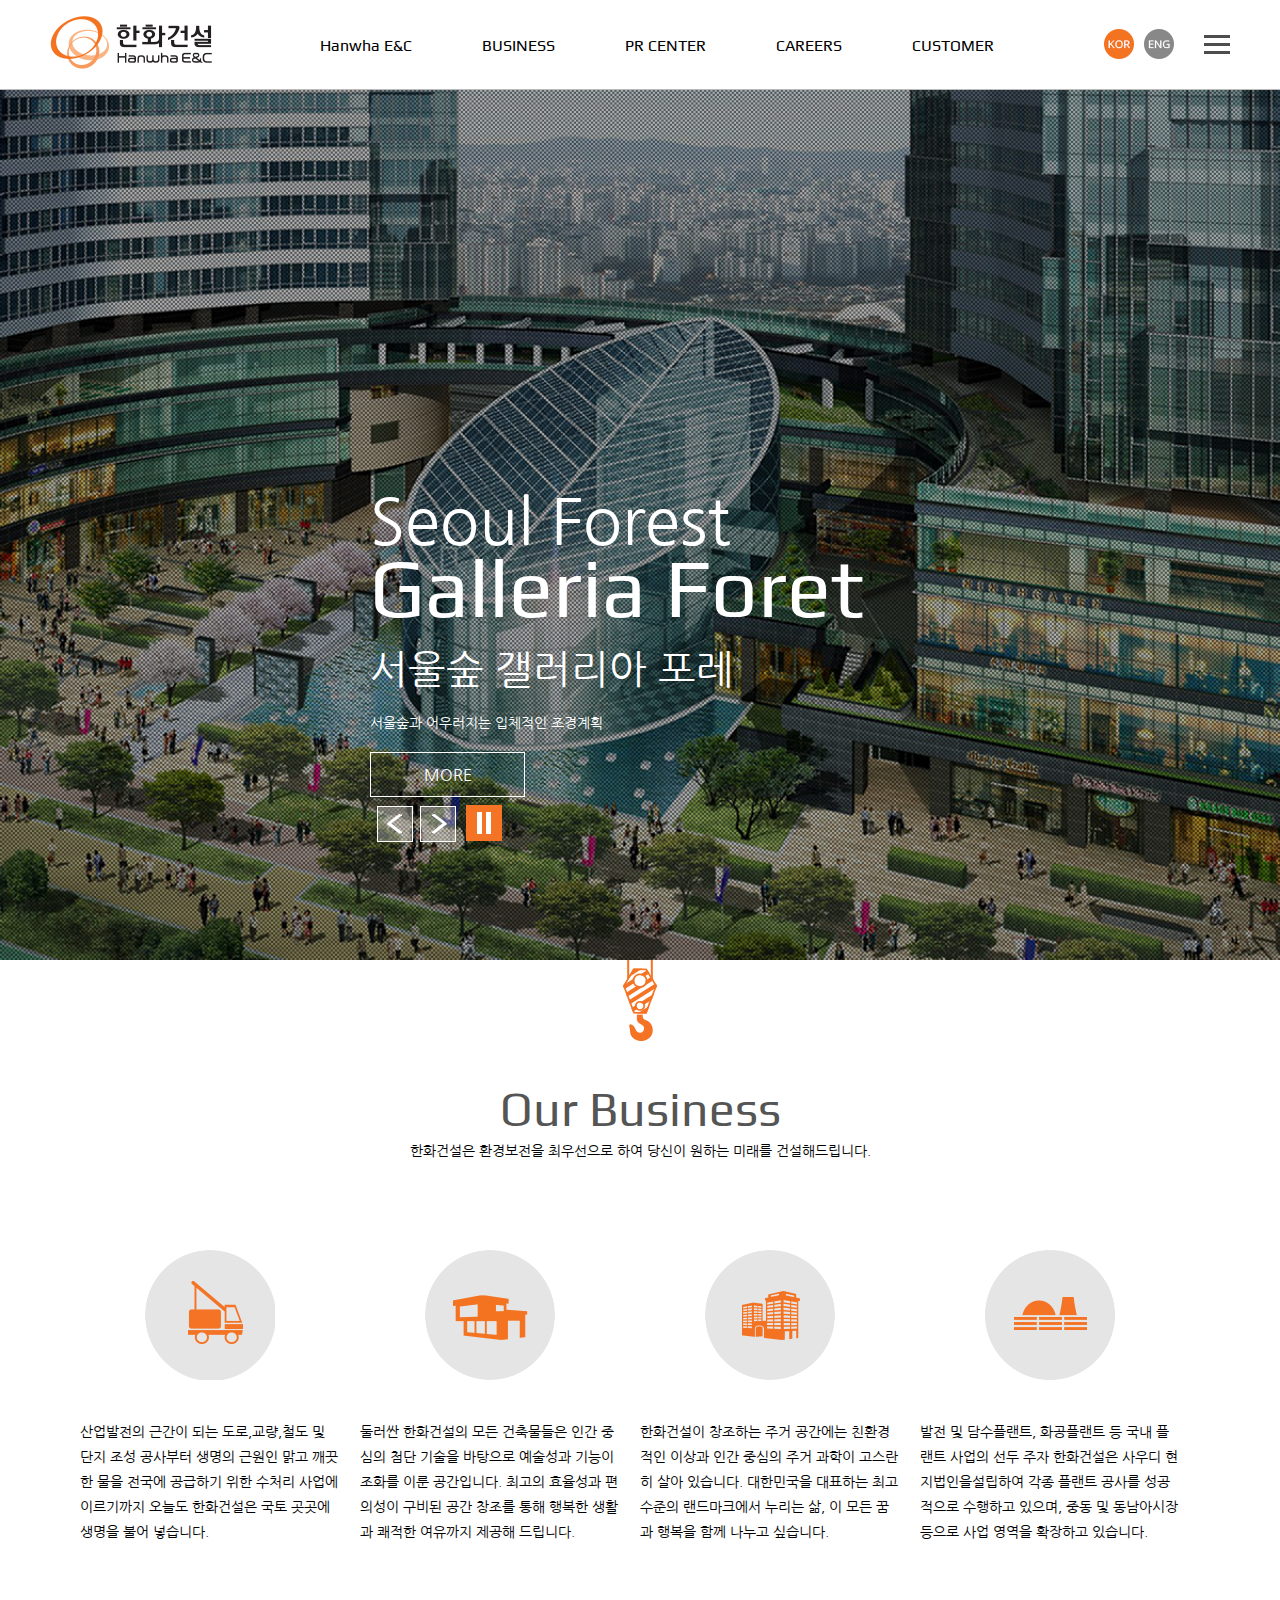
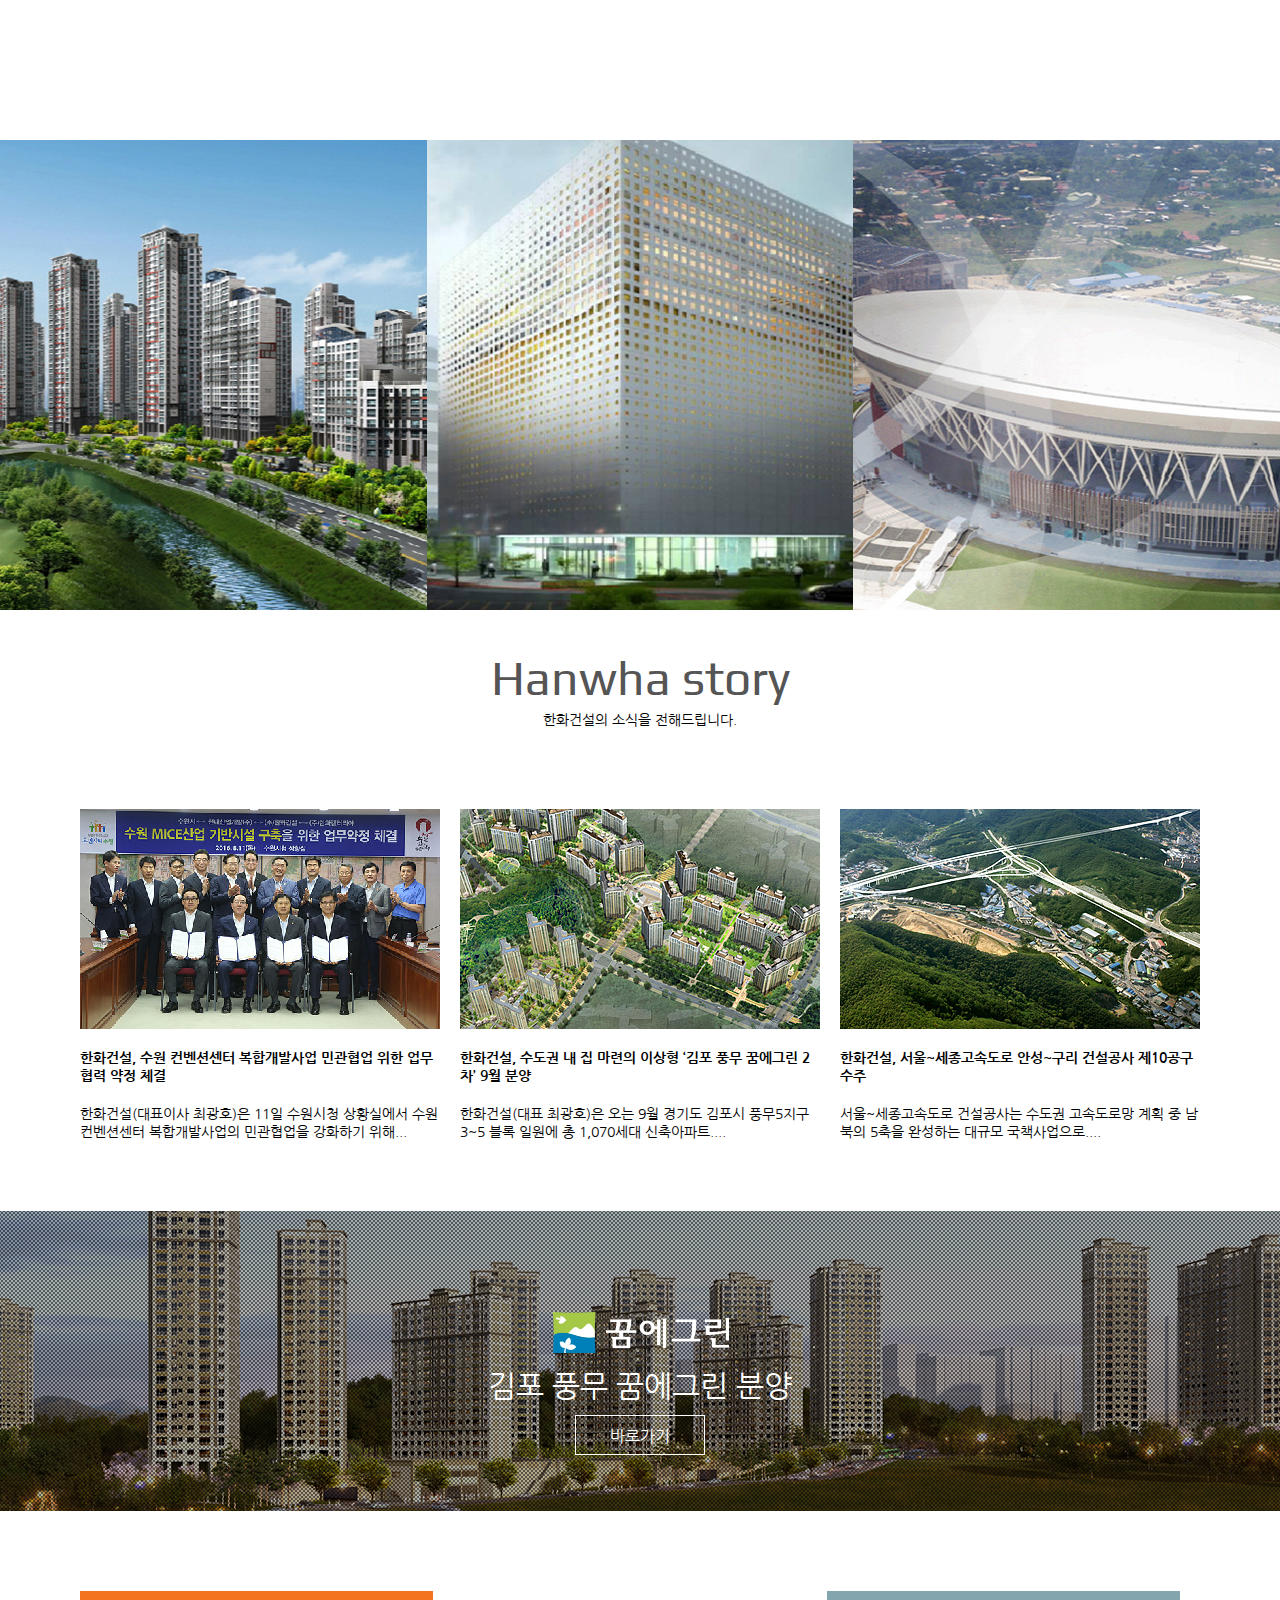
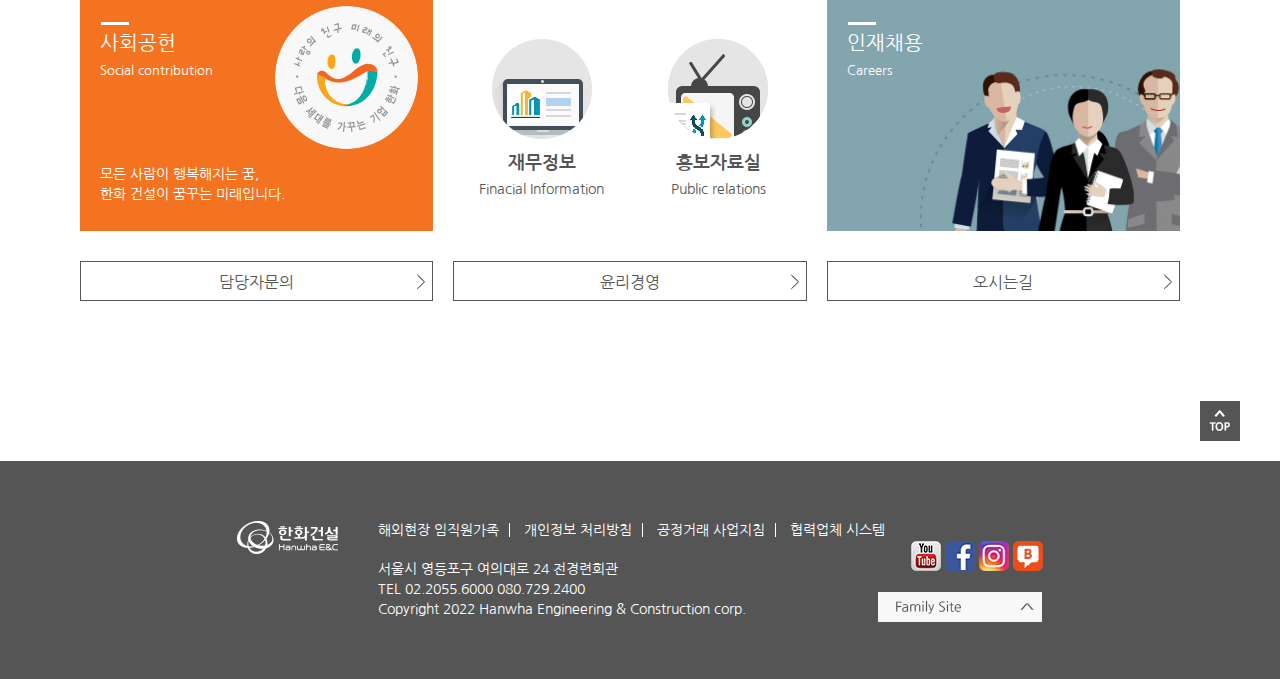
<file: index.html>
<!DOCTYPE html>
<html lang="en">
<head>
    <meta charset="UTF-8">
    <meta http-equiv="X-UA-Compatible" content="IE=edge">
    <meta name="viewport" content="width=device-width, initial-scale=1.0">
    <title>한화건설</title>
    <link rel="icon" href="./img/favicon.png" />
    <script src="https://cdnjs.cloudflare.com/ajax/libs/jquery/3.6.0/jquery.min.js" integrity="sha512-894YE6QWD5I59HgZOGReFYm4dnWc1Qt5NtvYSaNcOP+u1T9qYdvdihz0PPSiiqn/+/3e7Jo4EaG7TubfWGUrMQ==" crossorigin="anonymous" referrerpolicy="no-referrer"></script>
    <link rel="stylesheet" href="https://unpkg.com/swiper/swiper-bundle.min.css"/>
    <link rel="stylesheet" href="./css/common.css">
    <link rel="stylesheet" href="./css/index.css">
</head>
<body>
    <div id="header">

    </div>

    <main class="clearfix">

        <section class="visual_slide">
            <div class="visual_container">
                <div class="swiper-wrapper">
                    <div class="swiper-slide one">
                        <div class="slide_inner">
                            <h3>Seoul Forest</h3>
                            <h1>Galleria Foret</h1>
                            <h4>서울숲  갤러리아 포레</h4>
                            <p>서울숲과 어우러지는 입체적인 조경계획</p>
                            <div class="slide_btn">
                                <a href="./index.html">MORE</a>
                            </div>
                        </div>
                    </div>
                    <div class="swiper-slide two">
                        <div class="slide_inner">
                            <h1>Ulsan Bridge</h1>
                            <h4>울산대교</h4>
                            <p>대한민국을 더욱 풍요롭게 만드는 국토 창조의 힘</p>
                            <div class="slide_btn">
                                <a href="./index.html">MORE</a>
                            </div>
                        </div>
                    </div>
                    <div class="swiper-slide three">
                        <div class="slide_inner">
                            <h1>Eco Metro</h1>
                            <h4>인천 에코메트로</h4>
                            <p>살기 좋은 아파트의 대표 브랜드 <꿈에그린></p>
                            <div class="slide_btn">
                                <a href="./index.html">MORE</a>
                            </div>
                        </div>
                    </div>
                    <div class="swiper-slide four">
                        <div class="slide_inner">
                            <h1>Aqua planet</h1>
                            <h4>일산 아쿠아 플라넷</h4>
                            <p>한화건설의 모든 건축물들은 인간 중심은<br>첨단 기술을 바탕으로 예술성과 기능이 조화를 이룬 공간입니다.</p>
                            <div class="slide_btn">
                                <a href="./index.html">MORE</a>
                            </div>
                        </div>
                    </div>
                </div>
                <div class="slide_paginations">
                    <a href="" class="previous"></a>
                    <a href="" class="next"></a>
                </div>
                <div class="slide_play">
                    <button class="btn_box">
                        <img class="pause" src="./img/btn_stop.png" alt="stop">
                        <!-- <img class="play" src="./img/btn_play.png" alt="start"> -->
                    </button>
                </div>
            </div>
        </section>

        <section class="business">
            <div class="hook">
                <img src="./img/slide_bottom_icon.png" alt="">
            </div>
            <div class="title">
                <h1>Our Business</h1>
                <p>한화건설은 환경보전을 최우선으로 하여 당신이 원하는 미래를 건설해드립니다.</p>
            </div>
            <div class="business_icon">
                <div class="icon_box">
                    <a href="./index.html" class="bicon1"></a>
                    <p>산업발전의 근간이 되는 도로,교량,철도 및 단지 조성 공사부터 생명의 근원인 맑고 깨끗한 물을 전국에 공급하기 위한 수처리 사업에 이르기까지 오늘도 한화건설은 국토 곳곳에 생명을 불어 넣습니다.</p>
                </div>
                <div class="icon_box">
                    <a href="./index.html" class="bicon2"></a>
                    <p>둘러싼 한화건설의 모든 건축물들은 인간 중심의 첨단 기술을 바탕으로 예술성과 기능이 조화를 이룬 공간입니다. 최고의 효율성과 편의성이 구비된 공간 창조를 통해 행복한 생활과 쾌적한 여유까지 제공해 드립니다.</p>
                </div>
                <div class="icon_box">
                    <a href="./index.html" class="bicon3"></a>
                    <p>한화건설이 창조하는 주거 공간에는 친환경적인 이상과 인간 중심의 주거 과학이 고스란히 살아 있습니다. 대한민국을 대표하는 최고 수준의 랜드마크에서 누리는 삶, 이 모든 꿈과 행복을 함께 나누고 싶습니다.</p>
                </div>
                <div class="icon_box">
                    <a href="./index.html" class="bicon4"></a>
                    <p>발전 및 담수플랜트, 화공플랜트 등 국내 플랜트 사업의 선두 주자 한화건설은 사우디 현지법인을설립하여 각종 플랜트 공사를 성공적으로 수행하고 있으며, 중동 및 동남아시장 등으로 사업 영역을 확장하고 있습니다.</p>
                </div>
            </div>
        </section>

        <section class="image">
            <div class="picture pic1">
                <div class="overlay">
                    <img src="./img/business_over_btn.png" alt="">
                    <h3>more</h3>
                </div>
            </div>
            <div class="picture pic2">
                <div class="overlay">
                    <img src="./img/business_over_btn.png" alt="">
                    <h3>more</h3>
                </div>
            </div>
            <div class="picture pic3">
                <div class="overlay">
                    <img src="./img/business_over_btn.png" alt="">
                    <h3>more</h3>
                </div>
            </div>
        </section>

        <section class="story">
            <div class="title">
                <h1>Hanwha story</h1>
                <p>한화건설의 소식을 전해드립니다.</p>
            </div>
            <div class="story_wrap">
                <div class="story_box">
                    <a href="./index.html" class="spic1"></a>
                    <p><strong>한화건설, 수원 컨벤션센터 복합개발사업 민관협업 위한 업무협력 약정 체결</strong></p>
                    <p class="story_sub">한화건설(대표이사 최광호)은 11일 수원시청 상황실에서 수원 컨벤션센터 복합개발사업의 민관협업을 강화하기 위해...</p>
                </div>
                <div class="story_box">
                    <a href="./index.html" class="spic2"></a>
                    <p><strong>한화건설, 수도권 내 집 마련의 이상형 ‘김포 풍무 꿈에그린 2차’ 9월 분양</strong></p>
                    <p class="story_sub">한화건설(대표 최광호)은 오는 9월 경기도 김포시 풍무5지구 3~5 블록 일원에 총 1,070세대 신축아파트....</p>
                </div>
                <div class="story_box">
                    <a href="./index.html" class="spic3"></a>
                    <p><strong>한화건설, 서울~세종고속도로 안성~구리 건설공사 제10공구 수주</strong></p>
                    <p class="story_sub">서울~세종고속도로 건설공사는 수도권 고속도로망 계획 중 남북의 5축을 완성하는 대규모 국책사업으로....</p>
                </div>
            </div>
        </section>

        <section class="banner">
            <div class="banner_cont">
                <img src="./img/banner_logo.png" class="b_logo" alt="">
                <h1>김포 풍무 꿈에그린 분양</h1>
                <div class="banner_btn">
                    <a href="./index.html">바로가기</a>
                </div>
            </div>
        </section>

        <section class="card">
            <div class="card_wrap">
                <div class="card_box card_color_box">
                    <img src="./img/contribution_logo.png" alt="">
                    <h1>사회공헌<br>
                    <span>Social contribution</span></h1>
                    <p>모든 사람이 행복해지는 꿈,<br>
                    한화 건설이 꿈꾸는 미래입니다.</p>
                </div>
                <div class="card_box card_icon_box">
                    <div class="card_icon">
                        <div class="finacial"><img src="./img/icon_1.png" alt=""></div>
                    <h1>재무정보</h1>
                    <span>Finacial Information</span>
                    </div>
                    <div class="card_icon">
                        <div class="public"><img src="./img/icon_2.png" alt=""></div>
                    <h1>홍보자료실</h1>
                    <span>Public relations</span>
                    </div>
                </div>
                <div class="card_box card_color_box">
                    <a href="./index.html" class="spic3"></a>
                    <h1>인재채용<br>
                    <span>Careers</span></h1>
                </div>
            </div>  
            <div class="card_btn_box">
                <div class="card_btn">
                    <a>담당자문의</a>
                </div>
                <div class="card_btn">
                    <a>윤리경영</a>
                </div>
                <div class="card_btn">
                    <a>오시는길</a>
                </div>
            </div>
        </section>

        <div class="scroll_top">
            <a href="#" id="top_btn"></a>
        </div>

        <div id="footer"></div>

    </main>    



    <script src="./js/common.js"></script>
    <script src="https://unpkg.com/swiper/swiper-bundle.min.js"></script>
    <script src="./js/index.js"></script>
</body>
</html>
</file>
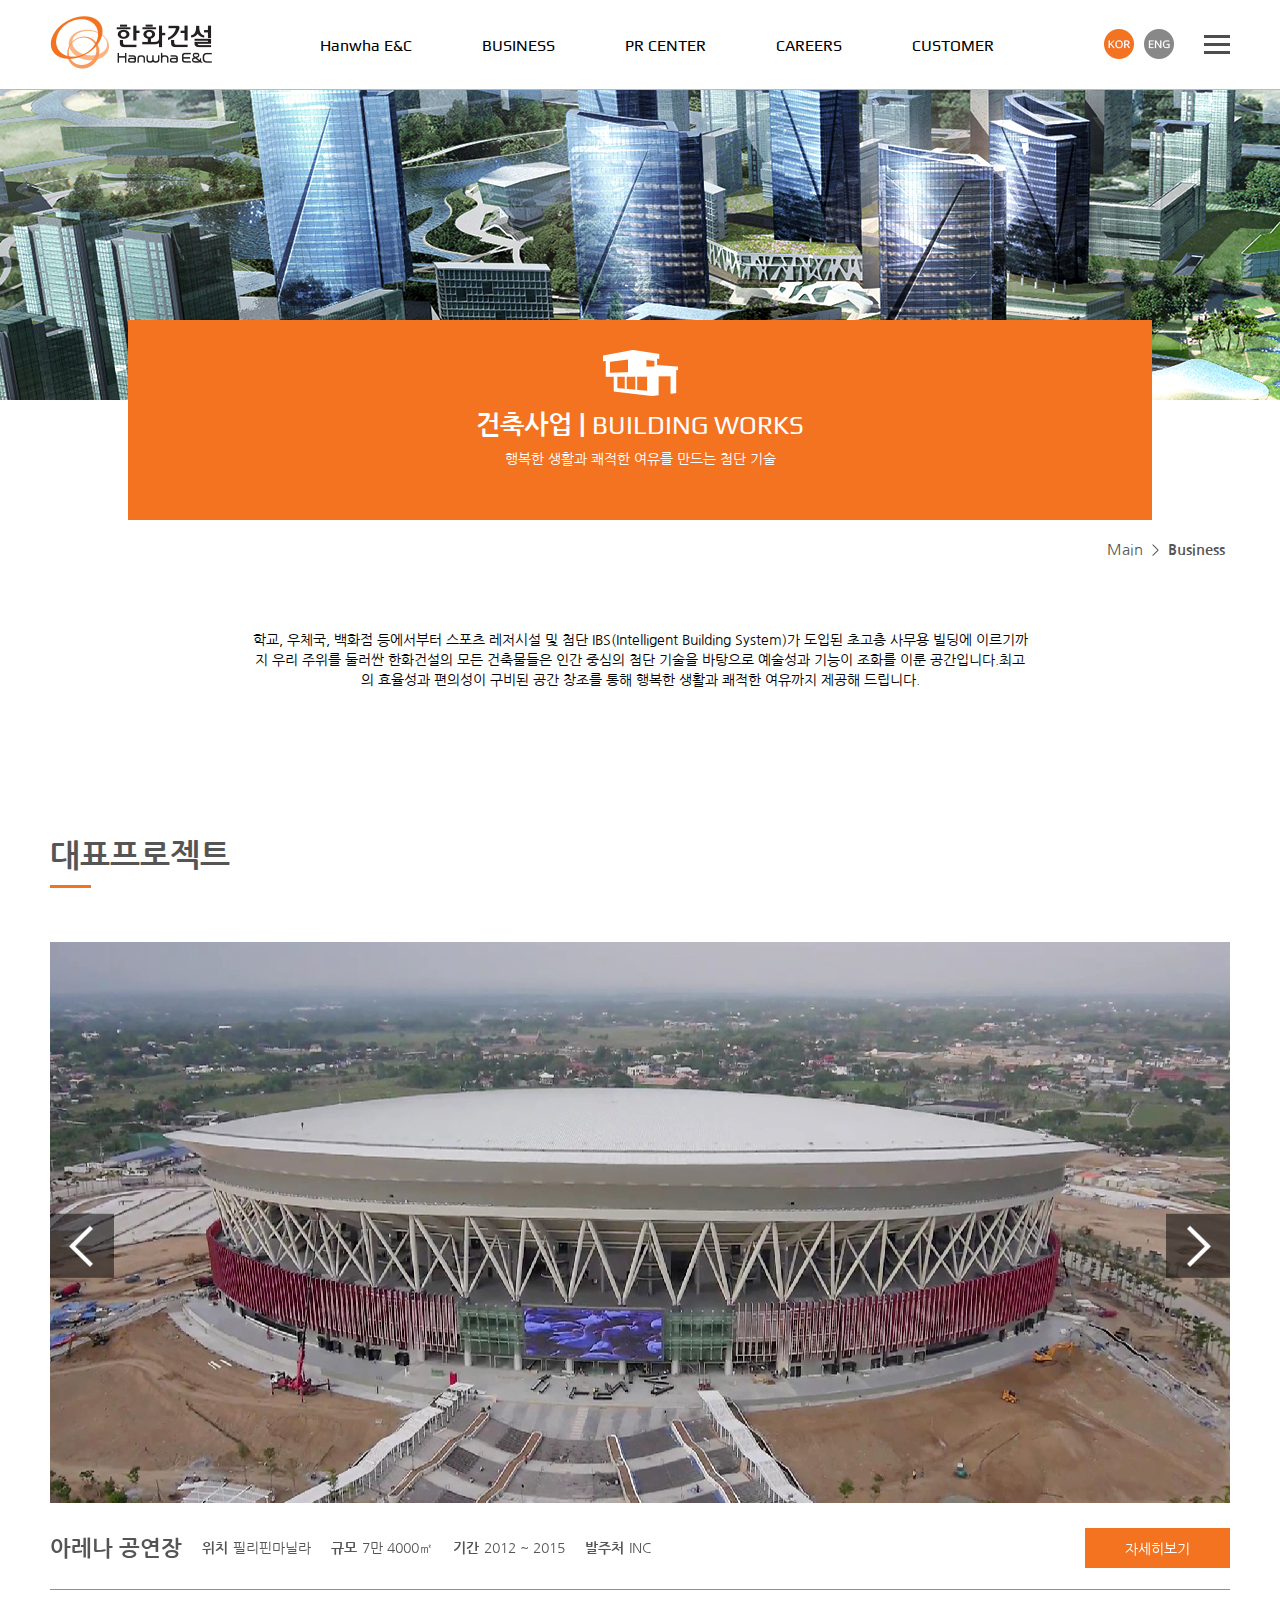
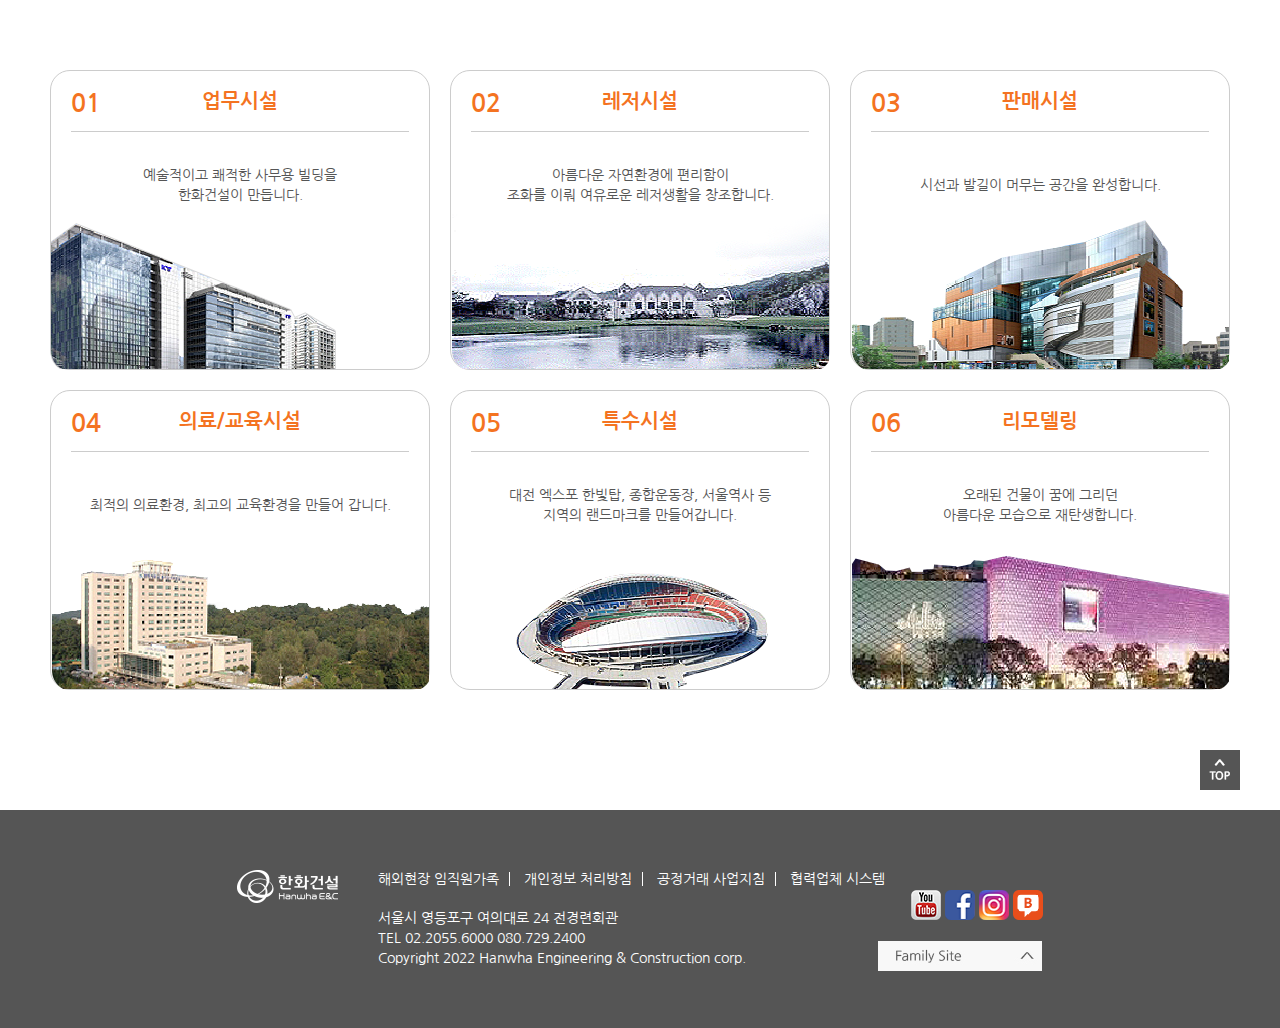
<file: sub2.html>
<!DOCTYPE html>
<html lang="en">
<head>
    <meta charset="UTF-8">
    <meta http-equiv="X-UA-Compatible" content="IE=edge">
    <meta name="viewport" content="width=device-width, initial-scale=1.0">
    <title>한화건설 | 비즈니스</title>
    <link rel="icon" href="./img/favicon.png" />
    <link rel="stylesheet" href="https://unpkg.com/swiper/swiper-bundle.min.css"/>
    <link rel="stylesheet" href="./css/common.css">
    <link rel="stylesheet" href="./css/sub2.css">
</head>
<body>
    <div id="header"></div>

    <main class="clearfix">

        <div class="banner">
            <div class="banner_box">
                <div class="banner_txt">
                    <img src="./img/business/title_icon.png" alt="">
                    <h1>건축사업 | <span>BUILDING WORKS</span></h1>
                    <p>행복한 생활과 쾌적한 여유를 만드는 첨단 기술</p>
                </div>
            </div>
        </div>

        <section class="title">
            <div class="category">
                <ul>
                    <li><a href="./index.html">Main</a></li>
                    <li></li>
                    <li><a href="./sub2.html"><strong>Business</strong></a></li>
                </ul>
            </div>
            <p class="paragraph">
                학교, 우체국, 백화점 등에서부터 스포츠 레저시설 및 첨단 IBS(Intelligent Building System)가 도입된 초고층 사무용 빌딩에 이르기까지 우리 주위를 둘러싼 한화건설의 모든 건축물들은 인간 중심의 첨단 기술을 바탕으로 예술성과 기능이 조화를 이룬 공간입니다.최고의 효율성과 편의성이 구비된 공간 창조를 통해 행복한 생활과 쾌적한 여유까지 제공해 드립니다.
            </p>
        </section>

        <section class="project">
            <div class="project_title">
                <h1>대표프로젝트</h1>
                <img src="./img/info/border_orange.png" alt="">
            </div>
            <div class="visual_container">
                <div class="swiper-wrapper">
                    <div class="swiper-slide one">
                        <img src="./img/business/slide02.jpg" alt="">
                        <div class="slide_bottom clearfix">
                            <ul class="slide_txt">
                                <li><h1>아레나 공연장</h1></li>
                                <li><span><strong>위치</strong></span>필리핀마닐라</li>
                                <li><span><strong>규모</strong></span>7만 4000㎡</li>
                                <li><span><strong>기간</strong></span>2012 ~ 2015</li>
                                <li><span><strong>발주처</strong></span>INC</li>
                            </ul>
                            <div class="slide_btn">
                                <a href="./index.html" >자세히보기</a>
                            </div>
                        </div>
                    </div>
                    <div class="swiper-slide two">
                        <img src="./img/business/slide01.jpg" alt="">
                        <div class="slide_bottom clearfix">
                            <ul class="slide_txt">
                                <li><h1>비스미야 신도시</h1></li>
                                <li><span><strong>위치</strong></span>바그다드 동남부 비스마야</li>
                                <li><span><strong>규모</strong></span>1,830ha</li>
                                <li><span><strong>기간</strong></span>2012 ~ 2019</li>
                            </ul>
                            <div class="slide_btn">
                                <a href="./index.html" >자세히보기</a>
                            </div>
                        </div>
                    </div>
                </div>
                <div class="pagination_btn">
                    <div class="button-next"></div>
                    <div class="button-prev"></div>
                </div>
            </div>
        </section>

        <section class="grid">
            <div class="box">
                <div class="box_number">
                    <h2><span>01</span>업무시설</h2>
                </div>    
                <div class="box_img box1">
                    <p>
                        예술적이고 쾌적한 사무용 빌딩을<br>
                        한화건설이 만듭니다.
                    </p>
                </div>
            </div>
            <div class="box">
                <div class="box_number">
                    <h2><span>02</span>레저시설</h2>
                </div>    
                <div class="box_img box2">
                    <p>
                        아름다운 자연환경에 편리함이<br>
                        조화를 이뤄 여유로운 레저생활을 창조합니다.
                    </p>
                </div>
            </div>
            <div class="box">
                <div class="box_number">
                    <h2><span>03</span>판매시설</h2>
                </div>    
                <div class="box_img box3">
                    <p>
                        시선과 발길이 머무는 공간을 완성합니다.
                    </p>
                </div>
            </div>
            <div class="box">
                <div class="box_number">
                    <h2><span>04</span>의료/교육시설</h2>
                </div>    
                <div class="box_img box4">
                    <p>
                        최적의 의료환경, 최고의 교육환경을
                        만들어 갑니다.
                    </p>
                </div>
            </div>
            <div class="box">
                <div class="box_number">
                    <h2><span>05</span>특수시설</h2>
                </div>    
                <div class="box_img box5">
                    <p>
                        대전 엑스포 한빛탑, 종합운동장, 서울역사 등<br>
                        지역의 랜드마크를 만들어갑니다.
                    </p>
                </div>
            </div>
            <div class="box">
                <div class="box_number">
                    <h2><span>06</span>리모델링</h2>
                </div>    
                <div class="box_img box6">
                    <p>
                        오래된 건물이 꿈에 그리던<br>
                        아름다운 모습으로 재탄생합니다.
                    </p>
                </div>
            </div>            
        </section>

        <div class="scroll_top">
            <a href="#" id="top_btn"></a>
        </div>

        <div id="footer"></div>

    </main>    

    
    <script src="./js/common.js"></script>
    <script src="https://unpkg.com/swiper/swiper-bundle.min.js"></script>
    <script src="./js/sub2.js"></script>
</body>
</html>
</file>
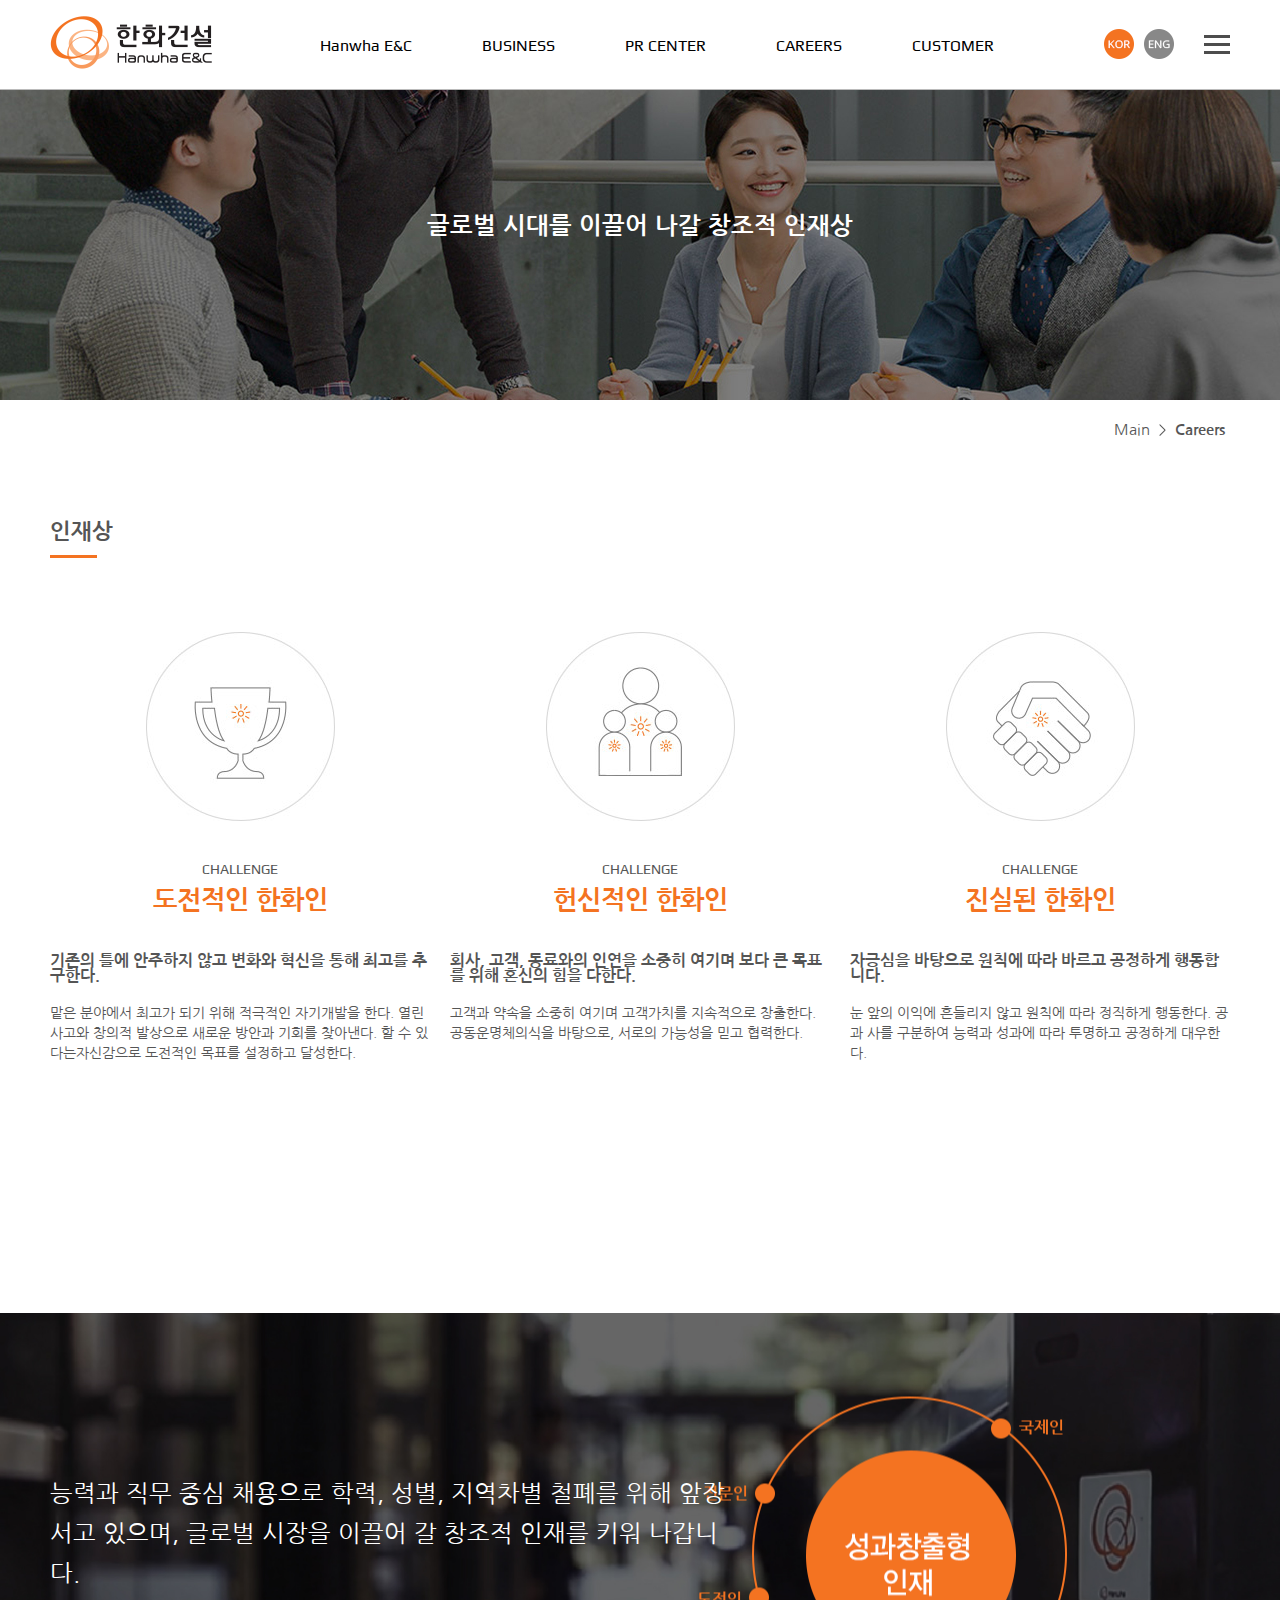
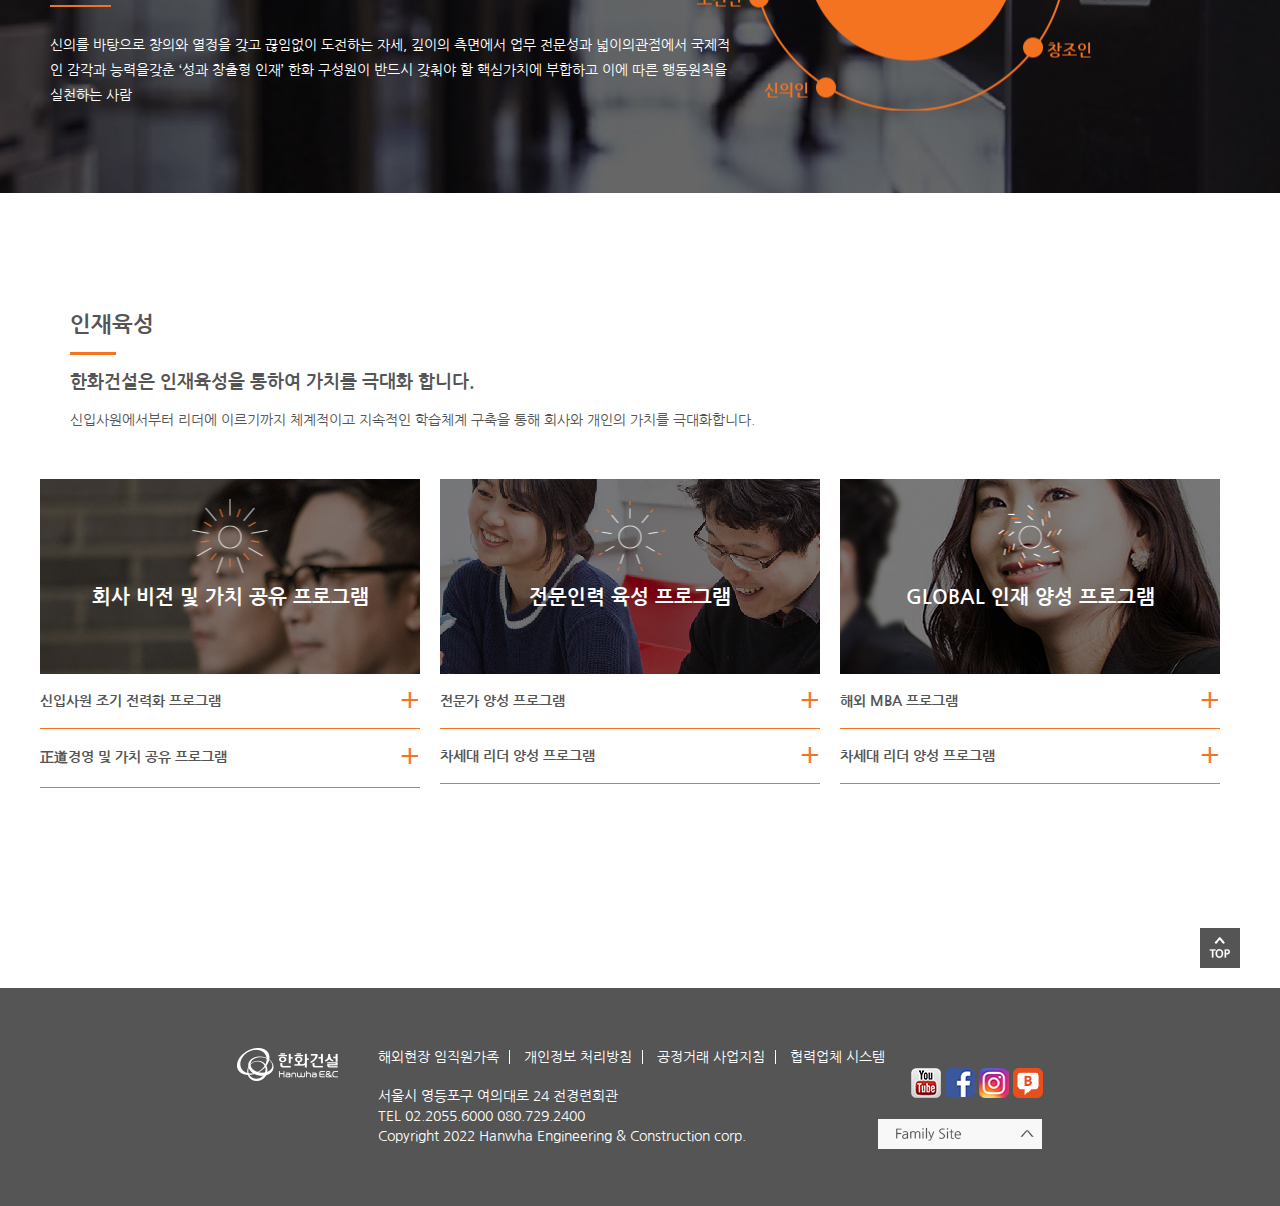
<file: sub4.html>
<!DOCTYPE html>
<html lang="en">
<head>
    <meta charset="UTF-8">
    <meta http-equiv="X-UA-Compatible" content="IE=edge">
    <meta name="viewport" content="width=device-width, initial-scale=1.0">
    <title>한화건설 | 인재개발</title>
    <link rel="icon" href="./img/favicon.png" />
    <link rel="stylesheet" href="./css/common.css">
    <link rel="stylesheet" href="./css/sub4.css">
</head>
<body>
    <div id="header"></div>

    <main class="clearfix">

        <div class="banner">
            <div class="banner_txt">
                <h1>글로벌 시대를 이끌어 나갈 창조적 인재상</h1>
            </div>
        </div>

        <section class="top">
            <div class="category">
                <ul>
                    <li><a href="./index.html">Main</a></li>
                    <li></li>
                    <li><a href="./sub4.html"><strong>Careers</strong></a></li>
                </ul>
            </div>
            <div class="top_container">
                <div class="top_title">
                    <h1>인재상</h1>
                </div>
                <div class="top_box">
                    <div class="top_cont">
                        <div class="top_img top_one"></div>
                        <div class="top_txt">
                            <h2>CHALLENGE</h2>
                            <h1>도전적인 한화인</h1>
                            <h4>기존의 틀에 안주하지 않고 변화와 혁신을 통해 최고를 추구한다.
                            </h4>    
                            <p>    
                            맡은 분야에서 최고가 되기 위해 적극적인 자기개발을 한다. 열린 사고와 창의적 발상으로 새로운 방안과 기회를 찾아낸다. 할 수 있다는자신감으로 도전적인 목표를 설정하고 달성한다.
                            </p>
                        </div>
                    </div>
                    <div class="top_cont">
                        <div class="top_img top_two"></div>
                        <div class="top_txt">
                            <h2>CHALLENGE</h2>
                            <h1>헌신적인 한화인</h1>
                            <h4>회사, 고객, 동료와의 인연을 소중히 여기며 보다 큰 목표를 위해 혼신의 힘을 다한다.
                            </h4>    
                            <p>    
                            고객과 약속을 소중히 여기며 고객가치를 지속적으로 창출한다. 공동운명체의식을 바탕으로, 서로의 가능성을 믿고 협력한다.
                            </p>
                        </div>
                    </div>
                    <div class="top_cont">
                        <div class="top_img top_three"></div>
                        <div class="top_txt">
                            <h2>CHALLENGE</h2>
                            <h1>진실된 한화인</h1>
                            <h4>자긍심을 바탕으로 원칙에 따라 바르고 공정하게 행동합니다.
                            </h4>    
                            <p>    
                            눈 앞의 이익에 흔들리지 않고 원칙에 따라 정직하게 행동한다. 공과 사를 구분하여 능력과 성과에 따라 투명하고 공정하게 대우한다.
                            </p>
                        </div>
                    </div>
                </div>
            </div>
        </section>

        <section class="middle">
            <div class="middle_cont">
                <img src="./img/careers/img.png" alt="">
                <div class="middle_txt">
                    <h1>능력과 직무 중심 채용으로 학력, 성별, 지역차별 철폐를 위해 앞장서고 있으며, 글로벌 시장을 이끌어 갈 창조적 인재를 키워 나갑니다.</h1>
                    <p>신의를 바탕으로 창의와 열정을 갖고 끊임없이 도전하는 자세, 깊이의 측면에서 업무 전문성과 넓이의관점에서 국제적인 감각과 능력을갖춘 ‘성과 창출형 인재’ 한화 구성원이 반드시 갖춰야 할 핵심가치에 부합하고 이에 따른 행동원칙을 실천하는 사람</p>
                </div>
            </div>
        </section>

        <section class="bottom">
            <div class="bottom_title">
                <h1>인재육성</h1>
                <h4>한화건설은 인재육성을 통하여 가치를 극대화 합니다.</h4>
                <p>신입사원에서부터 리더에 이르기까지 체계적이고 지속적인 학습체계 구축을 통해 회사와 개인의 가치를 극대화합니다.</p>
            </div>
            <div class="bottom_container clearfix">
                <div class="outter_menu">
                    <div class="img one">
                        <div class="menu_icon"><img src="./img/careers/icon01.png" alt=""></div>
                        <p>회사 비전 및 가치 공유 프로그램</p>
                    </div>
                    <div class="folding_menu">
                        <div class="cont_box">
                            <h2 class="label">신입사원 조기 전력화 프로그램</h2>
                            <div class="content">
                                <ul>
                                    <li>그룹 입문 과정</li>
                                    <li>건설 입문 과정</li>
                                    <li>OJT 과정</li>
                                    <li>Mentoring 제도</li>
                                    <li>Follow-up 과정</li>
                                    <li>3급사원 입문 과정</li>
                                </ul>
                            </div>
                        </div>
                        <div class="cont_box">
                            <h2 class="label">正道경영 및 가치 공유 프로그램</h2>
                            <div class="content">
                                <ul>
                                    <li>고객만족 CS특강</li>
                                    <li>윤리경영교육</li>
                                    <li>승격자 과정</li>
                                    <li>관리자 교육</li>
                                    <li>경력사원 입문 과정</li>
                                </ul>
                            </div>
                        </div>
                    </div>    
                </div>
                <div class="outter_menu">
                    <div class="img two">
                        <div class="menu_icon"><img src="./img/careers/icon02.png" alt=""></div>
                        <p>전문인력 육성 프로그램</p>
                    </div>
                    <div class="folding_menu">
                        <div class="cont_box">
                            <h2 class="label">전문가 양성 프로그램</h2>
                            <div class="content">
                                <ul>
                                    <li>직무 전문가 양성 과정</li>
                                    <li>공통 역량 과정</li>
                                    <li>동계직무교육</li>
                                    <li>학점이수제도</li>
                                    <li>석박사 과정 및 고위경영자 과정</li>
                                </ul>
                            </div>
                        </div>
                        <div class="cont_box">
                            <h2 class="label">차세대 리더 양성 프로그램</h2>
                            <div class="content">
                                <ul>
                                    <li>차세대 현장 리더 양성 교육</li>
                                    <li>핵심인재 육성 프로그램</li>
                                    <li>혁신리더 과정</li>
                                </ul>
                            </div>
                        </div>
                    </div>
                </div>
                <div class="outter_menu">
                    <div class="img three">
                        <div class="menu_icon"><img src="./img/careers/icon03.png" alt=""></div>
                        <p>GLOBAL 인재 양성 프로그램</p>
                    </div>
                    <div class="folding_menu">
                        <div class="cont_box">
                            <h2 class="label">해외 MBA 프로그램</h2>
                            <div class="content">
                                <ul>
                                    <li>Global Executive MBA 과정</li>
                                    <li>TOP MBA 과정</li>
                                </ul>
                            </div>
                        </div>
                        <div class="cont_box">
                            <h2 class="label">차세대 리더 양성 프로그램</h2>
                            <div class="content">
                                <ul>
                                    <li>어학 지원 제도</li>
                                    <li>해외 지역전문가 제도</li>
                                    <li>Global Biz 과정</li>
                                    <li>해외사업 전문가 과정</li>
                                </ul>
                            </div>
                        </div>
                    </div>
                </div>

            </div>
        </section>

        <div class="scroll_top">
            <a href="#" id="top_btn"></a>
        </div>

        <div id="footer"></div>
    

    </main>    

    
    <script src="./js/common.js"></script>
    <script src="./js/sub4.js"></script>
</body>
</html>
</file>
<file: css/common.css>
@charset "utf-8";
@import url('https://fonts.googleapis.com/css2?family=Nanum+Gothic:wght@400;700;800&family=Play:wght@400;700&display=swap');

*{ box-sizing: border-box; }
html, body{ margin: 0; padding: 0; }
html { scroll-behavior: smooth; }
body { font-family: var(--body-font);}
h1, h2, h3, h4, h5, h6, p{margin: 0; }
ul, ol{ margin: 0; padding: 0; list-style: none; }
a, a:hover{ text-decoration: none; }
main { height: 100vh; }

:root {
    --first-color: #f47321;
    --body-font: 'Nanum Gothic', sans-serif;
    --eng-font: 'Play', sans-serif;
  }


@media all and (min-width: 1024px) {

/*=============HEADER==============*/    
header {
    width: 100%;
    height: 90px;
    border-bottom: 1px solid #bbb;
    background: #ffffff;
    position: fixed;
    z-index: 999;
}

header .container {
    width: 1180px;
    margin: 0 auto;
    height: 100%;
    display: flex;
    justify-content: space-between;
    align-items: center;
}

header .container .logo {
    padding: 0;
    width: 200px;
}
header .container .logo a {}
header .container .logo img {}

header .container nav {}

header .container nav .fix_menu {}

header .container nav .fix_menu .gnb {
    float: left;
    text-align: center;
    position: relative; 
    padding: 37px 0;
    font-size: 16px;
}
header .container nav .fix_menu .gnb:hover {
    border-top: 6px solid var(--first-color);
    padding: 31px 0;
    background: #eee;
}

header .container nav .fix_menu .gnb > a {
    color: #000;
    padding: 37px 35px;
    font-family: var(--eng-font);
    font-size: 1rem;
}
header .container nav .fix_menu .gnb > a:hover {
    color: var(--first-color);
    padding: 37px 30px;
}
header .container nav .fix_menu .lnb {
    position: absolute;
    width: 100%;
    display: none;
    top: 80px; left: 0;
    line-height: 30px;
    background: #eee;
    text-align: center;
}
header .container nav .fix_menu li:hover .lnb {
    display: block;
}
header .container nav .fix_menu .gnb .lnb a {
    font-size: 13px;
    color: #555;
}
header .container nav .fix_menu .gnb .lnb a:hover {
    color: var(--first-color);
}

header .container .menu_icon {
     float: right;
     display: flex;
}
header .container .menu_icon .lang_box {
    margin: 0 30px;
}
header .container .menu_icon a {
    float: right;
    display: block;
    width: 30px; height: 30px;
    background-size: cover;
    background-repeat: no-repeat;
}

header .container .menu_icon .kor {
    margin: 0 10px;
    background-image: url(../img/kor_btn.png);
}
header .container .menu_icon .eng {
    background-image: url(../img/eng_btn.png);
    background-position: 100%;
}
header .container .menu_icon .eng:hover {
    background-position: 0 0;
}

header .container .menu_icon .hamburger {
    background-image: url(../img/btn-gnbutil.png);
    background-position: 0;
    margin: 6px 0;
    width: 26px;  height: 19px;
}
header .container .menu_icon .hamburger:hover {
    background-position: 100%;
}

.clearfix::after {
    content: '';
    clear: both;
    display: block;
}

.drop_menu {
    display: block;
    width: 100%;
    position: absolute;
    left: 0; top: -500px;
    z-index: 1;
    background: #fff;
    border-bottom: 1px solid #e7e7e7;
    transition: top 1s;
}
.drop_menu.active {
    top: 0;
}

.drop_menu_container {
    width: 1180px;
    margin: 0 auto;
}
.drop_menu_container .logo {
    float: left;
    margin-top: 18px;
}
.drop_menu_container .logo a {
    display: block;
    width: 160px; height: 50px;
}

.inner_menu {
    float: left;
    margin-left: 160px;
    padding: 20px 0 40px 0;
    width: 620px;
}
.inner_menu .inner_gnb {
    border-bottom: 1px solid #ddd;
}
.inner_menu .inner_gnb > a {
    width: 100px;
    padding: 18px 0;
    border-bottom: 2px solid var(--first-color);
    float: left;
    color: #000;
    font-size: 14px;
    font-family: var(--eng-font);
}
.inner_menu .inner_gnb li {
    float: left;
}
.inner_menu .inner_gnb li a {
    padding: 20px 10px 20px 10px;
    display: block;
    color: #555;
    font-size: 13px;
}
.inner_menu .inner_gnb li a:hover {
    color: var(--first-color);
}

.close_btn {
    background: url(../img/btn-close.png) no-repeat;
    width: 23px;  height: 23px;
    margin-top: 30px;
    float: right;
    background-position: 0 0;
    cursor: pointer;
}
.close_btn:hover {
    background-position: 100% 100%;
}

/*=============FOOTER==============*/
footer {
    width: 100%;
    background-color: #555;
}

.footer_inner {
    width: 63%;
    margin: 0 auto;
    position: relative;
    padding: 60px 0;
}
.footer_inner img {
    float: left;
    cursor: pointer;
}

.footer_l {
    float: left;
    padding-left: 40px;
    font-size: 14px;
    color: #fff;
}
.footer_l ul {
    margin-bottom: 20px;
}
.footer_l li {
    display: inline;
    border-right: 1px solid #fff;
    padding-right: 10px;
    margin-left: 10px;
}    
.footer_l li:nth-child(1) {
    margin: 0;
}
.footer_l li:nth-child(4) {
    border: none;
}
.footer_l a {
    font-size: 14px;
    color: #fff;
}

.footer_l p {
    width: 400px;
    font-size: 14px;
    color: #fff;
    margin-top: 20px;
    margin-right: 0;
    line-height: 20px;
}


.sns {
    position: absolute;
    right: 0;
}
.sns a {
    display: inline-block;
    margin-bottom: 20px;
    width: 30px; height: 30px;
    background-size: cover;
}
.sns a:nth-child(1) {
    background: url(../img/sns.png) no-repeat;
    background-position: 0;
}
.sns a:nth-child(2) {
    background: url(../img/sns.png) no-repeat;
    background-position: 33.5%
}
.sns a:nth-child(3) {
    background: url(../img/sns.png) no-repeat;
    background-position: 67%;
}
.sns a:nth-child(4) {
    background: url(../img/sns.png) no-repeat;
    background-position: 100%;
}

.family {
    position: static;
}

.footer_inner .footer_r .family {
    position: relative;
    margin-top: 20px;
}
.family .family_site {
    position: absolute;
    border: 1px solid #555;
    top: 50px; right: 0;
    cursor: pointer;
}
.family .family_body {
    position: absolute;
    border: 1px solid #555;
    bottom: 0; right: 0;
    transform: translateY(13%);
    display: none;
}

/*=============SCROLL TOP==============*/
.scroll_top {
    float: right;
    padding-right: 40px;
    margin-bottom: 20px;
}

#top_btn {
    position: absolute;
    right: 40px;
    transform: translateY(-150%);
    display: block;
    width: 40px; height: 40px;
    background: url(../img/top_btn.png) no-repeat;
    background-position: 50% 50%;
}

}


/*--------------------------------------------*/




@media (min-width: 768px) and (max-width: 1023px) {
    header {
        width: 100%;
        height: 90px;
        border-bottom: 1px solid #bbb;
        background: #ffffff;
        position: fixed;
        z-index: 999;
    }
    
    header .container {
        width: 100%;
        margin: 0 auto;
        height: 100%;
        display: flex;
        align-items: center;
    }
    header .container .logo img {
        width: 100px; height: 33px;
        margin-left: 10px;
        float: left;
    }

    header .container nav {
        padding-left: 40px;
    }
    header .container nav .fix_menu .gnb {
        float: left;
        text-align: center;
        position: relative; 
        padding: 37px 0;
        font-size: 16px;
    }
    header .container nav .fix_menu .gnb:hover {
        border-top: 6px solid var(--first-color);
        padding: 31px 0;
        background: #eeeeee;
    }
    header .container nav .fix_menu .gnb > a {
        color: #000;
        padding: 37px 14px;
        font-family: var(--eng-font);
        font-size: 14px;
    }
    header .container nav .fix_menu .gnb > a:hover {
        color: var(--first-color);
        padding: 37px 30px;
    }
    
    header .container nav .fix_menu .lnb {
        position: absolute;
        width: 100%;
        display: none;
        top: 80px; left: 0;
        line-height: 30px;
        background: #eeeeee;
        text-align: center;
    }
    header .container nav .fix_menu li:hover .lnb {
        display: block;
    }
    header .container nav .fix_menu .gnb .lnb a {
        font-size: 13px;
        color: #555;
    }
    header .container nav .fix_menu .gnb .lnb a:hover {
        color: var(--first-color);
    }
    
    header .container .menu_icon {
        display: flex;
        position: absolute;
        right: 10px;
    }
    header .container .menu_icon .lang_box {
        margin: 0 8px;
    }
    header .container .menu_icon a {
        float: right;
        display: block;
        width: 30px; height: 30px;
        background-size: cover;
        background-repeat: no-repeat;
    }
    header .container .menu_icon .kor {
        margin: 0 10px;
        background-image: url(../img/kor_btn.png);
    }
    header .container .menu_icon .eng {
        background-image: url(../img/eng_btn.png);
        background-position: 100%;
    }
    header .container .menu_icon .eng:hover {
        background-position: 0 0;
    }
    
    header .container .menu_icon .hamburger {
        background-image: url(../img/btn-gnbutil.png);
        background-position: 0;
        margin: 6px 0;
        width: 26px;  height: 19px;
    }
    header .container .menu_icon .hamburger:hover {
        background-position: 100%;
    }
    
    .clearfix::after {
        content: '';
        clear: both;
        display: block;
    }
    
    .drop_menu {
        display: block;
        width: 100%;
        height: 381px;
        position: absolute;
        left: 0; top: -500px;
        z-index: 10;
        background: #fff;
        border-bottom: 1px solid #e7e7e7;
        transition: top 1s;
    }
    .drop_menu.active {
        top: 0;
    }
    
    .drop_menu_container {
        width: 100%;
        
    }
    .drop_menu_container .logo {
        width: 100%;
        margin-top: 18px;
        padding: 0 50px;
    }
    .drop_menu_container .logo img {
        width: 100%;
    }
    
    .inner_menu {
        margin: 0 auto;
        padding: 50px 60px 40px;
        width: auto;
    }
    .inner_menu .inner_gnb {
        border-bottom: 1px solid #ddd;
    }
    .inner_menu .inner_gnb > a {
        width: 100px;
        padding: 18px 0;
        border-bottom: 2px solid var(--first-color);
        float: left;
        color: #000;
        font-size: 14px;
        font-family: var(--eng-font);
    }
    .inner_menu .inner_gnb li {
        float: left;
    }
    .inner_menu .inner_gnb li a {
        padding: 20px 10px 20px 10px;
        display: block;
        color: #555;
        font-size: 13px;
    }
    .inner_menu .inner_gnb li a:hover {
        color: var(--first-color);
    }
    
    .close_btn {
        position: absolute;
        top: 35px; right: 10px;
        background: url(../img/btn-close.png) no-repeat;
        width: 23px;  height: 23px;
        background-position: 0 0;
        cursor: pointer;
    }
    .close_btn:hover {
        background-position: 100% 100%;
    }
    
    /*=============FOOTER==============*/
    footer {
        width: 100%;
        background-color: #555555;
    }
    
    .footer_inner {
        position: relative;
        width: 100%;
        padding: 40px 20px 80px;
    }
    .footer_inner img {
        float: left;
    }
    
    .footer_l {
        float: left;
        padding-left: 40px;
        font-size: 14px;
        color: #fff;
    }
    .footer_l ul {
        margin-bottom: 20px;
    }
    .footer_l li {
        display: inline;
        border-right: 1px solid #fff;
        padding-right: 10px;
        margin-left: 10px;
    }    
    .footer_l li:nth-child(1) {
        margin: 0;
    }
    .footer_l li:nth-child(4) {
        border: none;
    }
    .footer_l a {
        font-size: 14px;
        color: #fff;
    }
    .footer_l p {
        font-size: 14px;
        color: #fff;
        margin-top: 20px;
        line-height: 20px;
    }
    
    
    .sns {
        position: absolute;
        left: 160px; top: 150px;
        height: 30px;
    }
    .sns a {
        display: inline-block;
        width: 30px; height: 30px;
        background-size: cover;
    }
    .sns a:nth-child(1) {
        background: url(../img/sns.png) no-repeat;
        background-position: 0;
    }
    .sns a:nth-child(2) {
        background: url(../img/sns.png) no-repeat;
        background-position: 33.5%
    }
    .sns a:nth-child(3) {
        background: url(../img/sns.png) no-repeat;
        background-position: 67%;
    }
    .sns a:nth-child(4) {
        background: url(../img/sns.png) no-repeat;
        background-position: 100%;
    }
    
    .family {
        position: absolute;
        top: 30px;
        transform: translateY(40px);
    }
    .footer_inner .footer_r .family {
        position: absolute;
        margin-top: 20px;
        right: 0;
        top: 90px;
    }
    .family .family_site {
        border: 1px solid #555;
        cursor: pointer;
        margin-right: 20px;
    }
    .family .family_body {
        position: absolute;
        border: 1px solid #555;
        bottom: 30px;
        right: 20px;
        display: none;
    }
    
    /*=============SCROLL TOP==============*/
    .scroll_top {
        float: right;
        padding-right: 40px;
        margin-bottom: 20px;
    }
    
    #top_btn {
        position: absolute;
        right: 45%;
        transform: translateY(-150%);
        display: block;
        width: 40px; height: 40px;
        background: url(../img/top_btn.png) no-repeat;
        background-position: 50% 50%;
    }
}


@media (max-width: 767px) {
    header {
        width: 100%;
        height: 90px;
        border-bottom: 1px solid #bbb;
        background: #ffffff;
        position: fixed;
        z-index: 999;
    }

    header .container {
        width: 750px;
        margin: 0 auto;
        height: 90px;
        display: flex;
        align-items: center;
        z-index: 999;
    }
    header .container .logo img {
        width: 100px; height: 33px;
        position: absolute;
        top: 25px; left: 15px;
    }

    header .container nav {
        padding-left: 40px;
    }
    header .container nav .fix_menu .gnb {
        float: left;
        text-align: center;
        position: relative; 
        padding: 37px 0;
        font-size: 16px;
    }
    header .container nav .fix_menu .gnb:hover {
        border-top: 6px solid var(--first-color);
        padding: 31px 0;
        background: #eeeeee;
    }
    header .container nav .fix_menu .gnb > a {
        display: none;
        color: #000;
        padding: 37px 14px;
        font-family: var(--eng-font);
        font-size: 14px;
    }
    header .container nav .fix_menu .gnb > a:hover {
        color: var(--first-color);
        padding: 37px 30px;
    }
    
    header .container nav .fix_menu .lnb {
        position: absolute;
        width: 100%;
        display: none;
        top: 80px; left: 0;
        line-height: 30px;
        background: #eeeeee;
        text-align: center;
    }
    header .container nav .fix_menu li:hover .lnb {
        display: block;
    }
    header .container nav .fix_menu .gnb .lnb a {
        font-size: 13px;
        color: #555;
    }
    header .container nav .fix_menu .gnb .lnb a:hover {
        color: var(--first-color);
    }
    
    header .container .menu_icon {
        display: flex;
        position: absolute;
        right: 15px;
    }
    header .container .menu_icon .lang_box {
        margin-right: 15px;
    }
    header .container .menu_icon a {
        float: right;
        display: block;
        width: 30px; height: 30px;
        background-size: cover;
        background-repeat: no-repeat;
    }
    header .container .menu_icon .kor {
        margin: 0 10px;
        background-image: url(../img/kor_btn.png);
    }
    header .container .menu_icon .eng {
        background-image: url(../img/eng_btn.png);
        background-position: 100%;
    }
    header .container .menu_icon .eng:hover {
        background-position: 0 0;
    }
    
    header .container .menu_icon .hamburger {
        background-image: url(../img/btn-gnbutil.png);
        background-position: 0%;
        margin: 6px 0;
        width: 26px;  height: 19px;
    }
    
    .clearfix::after {
        content: '';
        clear: both;
        display: block;
    }
    
    .drop_menu {
        display: none;
        width: 100%;
        position: absolute;
        left: 0; top: -500px;
        z-index: 10;
        background: #fff;
        border-bottom: 1px solid #e7e7e7;
        transition: top 1s;
    }
    .drop_menu.active {
        top: 0;
    }
    
    .drop_menu_container {
        width: 100%;
        margin: 0 auto;
    }
    .drop_menu_container .logo {
        float: left;
        margin-top: 18px;
    }
    .drop_menu_container .logo a {
        display: block;
        width: 160px; height: 50px;
    }
    
    .inner_menu {
        margin: 0 auto;
        padding: 20px 0 40px 0;
        width: 100%;
    }
    .inner_menu .inner_gnb {
        border-bottom: 1px solid #ddd;
    }
    .inner_menu .inner_gnb > a {
        width: 100px;
        padding: 18px 0;
        border-bottom: 2px solid var(--first-color);
        float: left;
        color: #000;
        font-size: 14px;
        font-family: var(--eng-font);
    }
    .inner_menu .inner_gnb li {
        float: left;
    }
    .inner_menu .inner_gnb li a {
        padding: 20px 10px 20px 10px;
        display: block;
        color: #555;
        font-size: 13px;
    }
    .inner_menu .inner_gnb li a:hover {
        color: var(--first-color);
    }
    
    .close_btn {
        display: block;
        background: url(../img/btn-close.png) no-repeat;
        width: 23px;  height: 23px;
        margin-top: 30px;
        float: right;
        background-position: 0 0;
        cursor: pointer;
    }
    .close_btn:hover {
        background-position: 100% 100%;
    }
    
    /*=============FOOTER==============*/
    footer {
        width: 100%;
        background-color: #555555;
    }
    
    .footer_inner {
        position: relative;
        width: 100%;
        padding: 30px 40px 80px;
        margin: 0 auto;
    }
    .footer_inner img {
        display: block;
        margin: 0 auto 20px;
    }
    
    .footer_l {
        width: 100%;
        text-align: center;
        font-size: 14px;
        color: #fff;
    }
    .footer_l ul {
        margin-bottom: 20px;
    }
    .footer_l li {
        display: inline-block;
        margin-left: 10px;
        line-height: 23px;
    }    
    .footer_l li:nth-child(1) {
        margin: 0;
    }
    .footer_l li:nth-child(4) {
        border: none;
    }
    .footer_l a {
        font-size: 14px;
        color: #fff;
    }
    .footer_l p {
        font-size: 14px;
        color: #fff;
        margin-top: 20px;
        line-height: 20px;
        text-align: center;
    }
    
    
    .sns {
        position: inherit;
        right: 40px; top: 100px;
        height: 30px;
        text-align: center;
    }
    .sns a {
        display: inline-block;
        margin-top: 20px;
        width: 30px; height: 30px;
        background-size: cover;
    }
    .sns a:nth-child(1) {
        background: url(../img/sns.png) no-repeat;
        background-position: 0;
    }
    .sns a:nth-child(2) {
        background: url(../img/sns.png) no-repeat;
        background-position: 33.5%
    }
    .sns a:nth-child(3) {
        background: url(../img/sns.png) no-repeat;
        background-position: 67%;
    }
    .sns a:nth-child(4) {
        background: url(../img/sns.png) no-repeat;
        background-position: 100%;
    }
    
    .family {
        height: 0;
    }
    .footer_inner .footer_r .family {
        position: static;
        margin: 0;
    }
    .family .family_site {
        border: 1px solid #555;
        cursor: pointer;
        position: relative;
        margin: 50px auto 0;
    }
    .family .family_body {
        position: static;
        border: 1px solid #555;
        bottom: 0; right: 0;
        transform: translate(0%,-107%);
        display: none;
    }
    
    /*=============SCROLL TOP==============*/
    .scroll_top {
        float: right;
        padding-right: 40px;
        margin-bottom: 20px;
    }
    
    #top_btn {
        position: absolute;
        right: 45%;
        transform: translateY(-150%);
        display: block;
        width: 40px; height: 40px;
        background: url(../img/top_btn.png) no-repeat;
        background-position: 50% 50%;
    }
}
</file>
<file: css/sub2.css>
@media all and (min-width: 1024px) {
.banner {
    position: relative;
    background: url(../img/business/bg.jpg) no-repeat center center;
    background-size: cover;
    width: 100%; height: 400px;
}

.banner_box {
    position: absolute;
    top: 50%; left: 50%;
    transform: translate(-50%, 60%);
    width: 80%; height: 200px;
    background-color: var(--first-color);
    text-align: center;
}

.banner_txt {
    padding-top: 30px;
    text-align: center;
}
.banner_txt img {}
.banner_txt h1 {
    font-size: 26px;
    padding: 10px 0;
    color: #fff;
}
.banner_txt h1 span {
    font-family:var(--eng-font);
    font-weight: 100;
}
.banner_txt p {
    font-size: 14px;
    color: #fff;
}


.title {
    position: relative;
    margin: 0 auto;
    padding: 230px 0 50px 0;
    width: 1180px;
}

.category {
    position: absolute;
    right: 0; top: 140px;
}
.category ul {
    display: flex;
    align-items: center;
}
.category ul li {
    padding: 0 5px;
    font-size: .95rem;
}
.category ul li:nth-child(2) {
    background: url(../img/menu_bar.png) no-repeat center center;
    background-size: contain;
    width: 14px; height: 14px;
    padding-right: 10px;
}
.category ul li a {
    color: #555;
}

.paragraph {
    width: 780px;
    margin: 0 auto;
    font-size: 14px;
    line-height: 20px;
    text-align: center;
}


.project {
    margin: 0 auto;
    width: 1180px;
}
.project h1 {
    color: #555;
}

.project_title {
    padding: 100px 0 50px 0;
}
.visual_container {
    width: 100%;
    position: relative;
    overflow: hidden;
}

.swiper-wrapper {}
.swiper-slide img {
    width: 100%;
}

.slide_bottom {
    display: flex;
    align-items: center;
    padding: 30px 0;
    border-bottom: 1px solid var(--first-color);
}

.slide_txt {
    display: flex;
    align-items: center;
}
.slide_txt h1 {
    font-size: 22px;
}
.slide_txt li {
    color: #555;
    font-size: 14px;
    margin-right: 20px;
}
.slide_txt li span {
    margin-right: 5px;
}

.slide_btn {
    position: absolute;
    right: 0;
    padding: 10px 40px;
    background-color: var(--first-color);
}
.slide_btn a {
    color: #fff;
    font-size: 14px;
}

.pagination_btn {
    position: absolute;
    width: 100%;
    top: 40%;
    transform: translateY(20%);
    z-index: 10;
    cursor: pointer;
}
.button-next {
    display: block;
    background: url(../img/business/slide_next.png) no-repeat;
    width: 64px; height: 64px;
    float: right;
}
.button-prev {
    display: block;
    background: url(../img/business/slide_prev.png) no-repeat;
    width: 64px; height: 64px;
    float: left;
}


.grid {
    margin: 0 auto;
    width: 1180px;
    padding: 80px 0 120px 0;
    display: grid;
    grid-template-columns: repeat(3, 1fr) ;
    grid-template-rows: repeat(2, 1fr);
    grid-gap: 20px;
}

.box {
    position: relative;
    width: 380px; height: 300px;
    padding: 0 20px 0 20px;
    border: 1px solid #ccc;
    border-radius: 20px;
}

.box_number {
    position: relative;
    display: flex;
    justify-content: center;
    align-items: center;
    border-bottom: 1px solid #ccc;
    padding: 20px 0;
}
.box_number h2 {
    font-size: 20px;
    color: var(--first-color);
}
.box_number h2 span {
    font-size: 1.25em;
    position: absolute;
    left: 0;
}

.box_img {
    position: absolute;
    top: 0; left: 0;
    width: 100%; height: 100%;
}
.box1 {
    background: url(../img/business/01_img.png) no-repeat;
}
.box2 {
    background: url(../img/business/02_img.png) no-repeat;
}
.box3 {
    background: url(../img/business/03_img.png) no-repeat;
}
.box4 {
    background: url(../img/business/04_img.png) no-repeat;
}
.box5 {
    background: url(../img/business/05_img.png) no-repeat;
}
.box6 {
    background: url(../img/business/06_img.png) no-repeat;
}

.box_img p {
    position: absolute;
    top: 35%; left: 50%;
    transform: translate(-50%, -50%);
    text-align: center;
    width: 100%;
    font-size: 14px;
    line-height: 20px;
    padding-top: 20px;
    color: #555;
}

}


/*--------------------------------------------*/

@media (min-width: 768px) and (max-width: 1023px) {
    .banner {
        position: relative;
        background: url(../img/business/bg.jpg) no-repeat center center;
        background-size: cover;
        width: 100%; height: 400px;
    }
    
    .banner_box {
        position: absolute;
        top: 50%; left: 50%;
        transform: translate(-50%, 60%);
        width: 80%; height: 200px;
        background-color: var(--first-color);
        text-align: center;
    }
    
    .banner_txt {
        padding-top: 30px;
        text-align: center;
    }
    .banner_txt h1 {
        font-size: 26px;
        padding: 10px 0;
        color: #fff;
    }
    .banner_txt h1 span {
        font-family:var(--eng-font);
        font-weight: 100;
    }
    .banner_txt p {
        font-size: 14px;
        color: #fff;
    }
    
    
    .title {
        position: relative;
        margin: 0 auto;
        padding: 230px 0 50px 0;
        width: 90%;
    }
    
    .category {
        position: absolute;
        right: 0; top: 140px;
    }
    .category ul {
        display: flex;
        align-items: center;
    }
    .category ul li {
        padding: 0 5px;
        font-size: .95rem;
    }
    .category ul li:nth-child(2) {
        background: url(../img/menu_bar.png) no-repeat center center;
        background-size: contain;
        width: 14px; height: 14px;
        padding-right: 10px;
    }
    .category ul li a {
        color: #555;
    }
    
    .paragraph {
        width: 100%;
        font-size: 14px;
        line-height: 23px;
        text-align: center;
    }
    
    
    .project {
        margin: 0 auto;
        width: 90%;
    }
    .project h1 {
        color: #555;
    }
    
    .project_title {
        padding: 80px 0 50px 0;
    }
    .visual_container {
        width: 100%; height: 560px;
        position: relative;
        overflow: hidden;
    }
    
    .swiper-wrapper {}
    
    .swiper-slide img {
        width: 100%;
     }
    .slide_bottom {
        display: flex;
        align-items: center;
        padding: 30px 0;
        border-bottom: 1px solid var(--first-color);
    }
    
    .slide_txt {
        display: flex;
        align-items: center;
    }
    .slide_txt h1 {
        font-size: 22px;
    }
    .slide_txt li {
        color: #555;
        font-size: 14px;
        margin-right: 20px;
    }
    .slide_txt li span {
        margin-right: 5px;
    }
    
    .slide_btn {
        position: absolute;
        right: 0;
        padding: 10px 40px;
        background-color: var(--first-color);
    }
    .slide_btn a {
        color: #fff;
        font-size: 14px;
    }
    
    .pagination_btn {
        position: absolute;
        width: 100%;
        top: 40%;
        transform: translateY(20%);
        z-index: 10;
        cursor: pointer;
    }
    .button-next {
        display: block;
        background: url(../img/business/slide_next.png) no-repeat;
        width: 64px; height: 64px;
        float: right;
    }
    .button-prev {
        display: block;
        background: url(../img/business/slide_prev.png) no-repeat;
        width: 64px; height: 64px;
        float: left;
    }
    
    
    .grid {
        margin: 0 auto;
        width: 100%;
        padding: 20px 65px 120px;
        display: grid;
        grid-template-columns: repeat(2, minmax(320px, 1fr));
        grid-template-rows: repeat(3, 1fr);
        grid-gap: 20px;
    }
    
    .box {
        position: relative;
        width: 90%; height: 300px;
        padding: 0 20px 0 20px;
        border: 1px solid #ccc;
        border-radius: 20px;
    }
    
    .box_number {
        position: relative;
        display: flex;
        justify-content: center;
        align-items: center;
        border-bottom: 1px solid #ccc;
        padding: 20px 0;
    }
    .box_number h2 {
        font-size: 20px;
        color: var(--first-color);
    }
    .box_number h2 span {
        font-size: 1.25em;
        position: absolute;
        left: 0;
    }
    
    .box_img {
        position: absolute;
        top: 0; left: 0;
        width: 100%; height: 100%;
    }
    .box1 {
        background: url(../img/business/01_img.png) no-repeat;
        background-size: cover;
    }
    .box2 {
        background: url(../img/business/02_img.png) no-repeat center;
        background-size: cover;
    }
    .box3 {
        background: url(../img/business/03_img.png) no-repeat;
        background-size: cover;
    }
    .box4 {
        background: url(../img/business/04_img.png) no-repeat;
        background-size: cover;
    }
    .box5 {
        background: url(../img/business/05_img.png) no-repeat;
        background-size: cover;
    }
    .box6 {
        background: url(../img/business/06_img.png) no-repeat;
        background-size: cover;
    }
    
    .box_img p {
        position: absolute;
        top: 35%; left: 50%;
        transform: translate(-50%, -50%);
        text-align: center;
        width: 100%;
        font-size: 14px;
        line-height: 20px;
        padding-top: 20px;
        color: #555;
    }
    
}


@media (max-width: 767px) {
    .banner {
        position: relative;
        background: url(../img/business/bg.jpg) no-repeat center center;
        background-size: cover;
        width: 100%; height: 400px;
    }
    
    .banner_box {
        position: absolute;
        top: 50%; left: 50%;
        transform: translate(-50%, 60%);
        width: 80%; height: 152px;
        background-color: var(--first-color);
        text-align: center;
    }
    
    .banner_txt {
        padding-top: 30px;
        text-align: center;
    }
    .banner_txt img {
        width: 55px;
    }
    .banner_txt h1 {
        font-size: 20px;
        padding: 10px 0;
        color: #fff;
        font-weight: 100;
    }
    .banner_txt h1 span {
        font-family:var(--eng-font);
        font-size: 24px;
    }
    .banner_txt p {
        font-size: 13px;
        color: #fff;
    }
    
    
    .title {
        position: relative;
        margin: 0 auto;
        padding: 120px 0 50px 0;
        width: 90%;
    }
    
    .category {
        display: none;
        position: absolute;
        right: 0; top: 140px;
    }
    .category ul {
        display: flex;
        align-items: center;
    }
    .category ul li {
        padding: 0 5px;
        font-size: .95rem;
    }
    .category ul li:nth-child(2) {
        background: url(../img/menu_bar.png) no-repeat center center;
        background-size: contain;
        width: 14px; height: 14px;
        padding-right: 10px;
    }
    .category ul li a {
        color: #555;
    }
    
    .paragraph {
        width: 100%;
        font-size: 14px;
        line-height: 23px;
        text-align: center;
    }
    
    
    .project {
        margin: 0 auto;
        width: 90%;
        padding: 0 0 100px;
    }
    .project h1 {
        color: #555;
        font-size: 20px;
    }
    
    .project_title {
        padding: 30px 0 30px 0;
    }
    .visual_container {
        width: 100%;
        position: relative;
    }
    
    .swiper-wrapper {
        width: 100%; height: 260px;
    }
    .swiper-slide img {
       width: 100%;
    }
    
    .slide_bottom {
        position: relative;
        display: flex;
        justify-content: center;
        align-items: center;
        padding: 30px 0 75px;
        border-bottom: 1px solid var(--first-color);
    }
    
    .slide_txt {
        display: block;
        width: 100%;
        text-align: center;
    }
    .slide_txt h1 {
        font-size: 22px;
        padding-bottom: 6px;
    }
    .slide_txt li {
        display: inline;
        color: #555;
        font-size: 14px;
        margin-right: 20px;
    }
    .slide_txt li span {
        margin-right: 5px;
    }
    
    .slide_btn {
        position: absolute;
        right: 50%; bottom: 50%;
        transform: translate(50%, 150%);
        padding: 10px 40px;
        background-color: var(--first-color);
    }
    .slide_btn a {
        color: #fff;
        font-size: 14px;
    }
    
    .pagination_btn {
        position: absolute;
        width: 100%;
        top: 40%;
        transform: translateY(20%);
        z-index: 10;
        cursor: pointer;
    }
    .button-next {
        display: block;
        background: url(../img/business/slide_next.png) no-repeat center center;
        width: 44px; height: 44px;
        background-size: cover;
        float: right;
    }
    .button-prev {
        display: block;
        background: url(../img/business/slide_prev.png) no-repeat center center;
        width: 44px; height: 44px;
        background-size: cover;
        float: left;
    }
    
    
    .grid {
        margin: 0 auto;
        margin-top: 80px;
        width: 100%;
        padding: 80px 65px 120px;
        display: grid;
        grid-template-columns: repeat(1, 1fr);
        grid-template-rows: repeat(3, 1fr);
        grid-row-gap: 40px;
    }
    
    .box {
        position: relative;
        width: 100%; height: 300px;
        padding: 0 20px 0 20px;
        border: 1px solid #ccc;
        border-radius: 20px;
    }
    
    .box_number {
        position: relative;
        display: flex;
        justify-content: center;
        align-items: center;
        border-bottom: 1px solid #ccc;
        padding: 20px 0;
    }
    .box_number h2 {
        font-size: 20px;
        color: var(--first-color);
    }
    .box_number h2 span {
        font-size: 1.25em;
        position: absolute;
        left: 0;
    }
    
    .box_img {
        position: absolute;
        top: 0; left: 0;
        width: 100%; height: 100%;
    }
    .box1 {
        background: url(../img/business/01_img.png) no-repeat bottom;
        background-size: contain;
    }
    .box2 {
        background: url(../img/business/02_img.png) no-repeat bottom;
        background-size: contain;
    }
    .box3 {
        background: url(../img/business/03_img.png) no-repeat bottom;
        background-size: contain;
    }
    .box4 {
        background: url(../img/business/04_img.png) no-repeat bottom;
        background-size: contain;
    }
    .box5 {
        background: url(../img/business/05_img.png) no-repeat bottom;
        background-size: contain;
    }
    .box6 {
        background: url(../img/business/06_img.png) no-repeat bottom;
        background-size: contain;
    }
    
    .box_img p {
        position: absolute;
        top: 35%; left: 50%;
        transform: translate(-50%, -50%);
        text-align: center;
        width: 100%;
        font-size: 14px;
        line-height: 20px;
        padding-top: 20px;
        color: #555;
    }
}
</file>
<file: css/sub4.css>
@media all and (min-width: 1024px) {
.banner {
    position: relative;
    background: url(../img/careers/bg.jpg) no-repeat center center;
    background-size: cover;
    width: 100%; height: 400px;
}

.banner_txt {
    position: absolute;
    top: 50%; left: 50%;
    transform: translate(-50%, 60%);
}
.banner_txt h1 {
    font-size: 24px;
    color: #fff;
}

.top {
    position: relative;
    width: 1180px;
    margin: 0 auto;
    padding: 120px 0 250px 0;
}
.category {
    position: absolute;
    right: 0; top: 0;
    margin: 20px 0;
}
.category ul {
    display: flex;
    align-items: center;
}
.category ul li {
    padding: 0 5px;
    font-size: .95rem;
}
.category ul li:nth-child(2) {
    background: url(../img/menu_bar.png) no-repeat center center;
    background-size: contain;
    width: 14px; height: 14px;
    padding-right: 10px;
}
.category ul li a {
    color: #555;
}

.top_container {}

.top_title {
    position: relative;
}
.top_title h1 {
    font-size: 22px;
    color: #555;
    padding-bottom: 10px;
}
.top_title h1:after {
    content: '';
    position: absolute;
    top: 100%; left: 0;
    width: 4%; height: 10%;
    border-bottom: 3px solid var(--first-color);
}

.top_box {
    padding-top: 40px;
    display: flex;
}

.top_cont {
    text-align: center;
    margin-right: 20px;
}

.top_img {
    background-size: contain;
    width: 189px; height: 269px;
    margin: 0 auto;
    padding: 40px 0;
}
.top_one {
    background: url(../img/careers/icon_challenge.jpg) no-repeat center center;
}
.top_two {
    background: url(../img/careers/icon_dedication.jpg) no-repeat center center;
}
.top_three {
    background: url(../img/careers/icon_integrity.jpg) no-repeat center center;
}

.top_txt {
    width: 380px;
}
.top_txt h2 {
    font-size: 14px;
    margin-bottom: 10px;
    color: #555;
    font-family:var(--eng-font);
    font-weight: 300;
}
.top_txt h1 {
    font-size: 26px;
    color: var(--first-color);
    margin-bottom: 40px;
}
.top_txt h4 {
    color: #555;
    font-size: 16px;
    text-align: left;
}
.top_txt p {
    font-size: 14px;
    color: #555;
    margin-top: 20px;
    text-align: left;
    line-height: 20px;
}

.middle {
    position: relative;
    background: url(../img/careers/bg2.jpg) no-repeat center center;
    background-size: cover;
    width: 100%; height: 480px;
}

.middle_cont {
    width: 1180px;
    margin: 0 auto;
}
.middle_cont img {
    position: absolute;
    transform: translate(-50%, -50%);
    top: 50%; left: 70%;
}
.middle_txt  {
    width: 680px;
    float: left;
    padding-top: 160px;
}
.middle_txt h1 {
    position: relative;
    color: #fff;
    font-size: 24px;
    font-weight: 400;
    line-height: 40px;
}
.middle_txt h1:after {
    content: '';
    position: absolute;
    top: 100%; left: 0;
    width: 9%; height: 10%;
    border-bottom: 2px solid var(--first-color);
}
.middle_txt p {
    color: #fff;
    font-size: 14px;
    line-height: 25px;
    margin-top: 40px;
}


.bottom {
    width: 1180px;
    margin: 0 auto;
    padding: 120px 20px;
}
.bottom_title {}
.bottom_title h1 {
    position: relative;
    font-size: 22px;
    color: #555;
    padding-bottom: 13px;
    margin-bottom: 25px;
}
.bottom_title h1:after {
    content: '';
    position: absolute;
    top: 100%; left: 0;
    width: 4%; height: 10%;
    border-bottom: 3px solid var(--first-color);
}
.bottom_title h4 {
    font-size: 18px;
    color: #555;
}
.bottom_title p {
    font-size: 14px;
    margin-top: 20px;
    color: #555;
}


.bottom_container {
    width: 100%;
    margin: 0 auto;
    padding: 50px 0 80px 0;
    display: flex;
    justify-content: center;
}
.outter_menu {
    max-width: 380px;
    margin-right: 20px;
}

.bottom_container .outter_menu .img {
    width: 380px; height: 195px;
    background-size: cover;
    position: relative;
}
.bottom_container .outter_menu .one {
    background: url(../img/careers/img01.jpg) no-repeat center center; 
}
.bottom_container .outter_menu .two {
    background: url(../img/careers/img02.jpg) no-repeat center center;
}
.bottom_container .outter_menu .three {
    background: url(../img/careers/img03.jpg) no-repeat center center;
    margin-right: 0;
}

.bottom_container .outter_menu .img .menu_icon {
    position: absolute;
    left: 50%; top: 10%;
    transform: translateX(-50%);
}
.bottom_container .outter_menu .img p {
    width: 100%;
    position: absolute;
    top: 50%;
    transform: translateY(50%);
    text-align: center;
    color: #fff;
    font-size: 20px;
    font-weight: bold;
}

.folding_menu {
    max-width: 380px;
    margin: 0;
}
.folding_menu .cont_box {
    position: relative;
}
.folding_menu .cont_box .label {
    position: relative;
    padding: 20px 0;
    border-bottom: 1px solid var(--first-color);
    font-size: 14px;
    color: #555;
}
.folding_menu .cont_box .label::before {
    content: '+';
    position: absolute;
    top: 40%; right: 0;
    transform: translateY(-40%);
    font-size: 30px;
    font-weight: 300;
    color: var(--first-color);
    cursor: pointer;
}
.folding_menu .cont_box.active .label::before {
    content: '';
    width: 4%; height: 10px;
    top: 40%; right: 0;
    transform: translateY(-30%);
    border-bottom: 2px solid var(--first-color);
}

.folding_menu .cont_box .content {
    position: relative;
    background: #f4f4f4;
    max-height: 0;
    overflow: hidden;
    transition: max-height .5s;   
}
.folding_menu .cont_box.active .content{
    max-height: 190px;
}
.folding_menu .cont_box .content ul {
    padding: 20px 0;
}
.folding_menu .cont_box .content ul li {
    padding-left: 10px;
    font-size: 14px;
    line-height: 25px;
    color: #555;
}

}


/*--------------------------------------------*/

@media (min-width: 768px) and (max-width: 1023px) {
    .banner {
        position: relative;
        background: url(../img/careers/bg.jpg) no-repeat center center;
        background-size: cover;
        width: 100%; height: 400px;
    }
    
    .banner_txt {
        position: absolute;
        top: 50%; left: 50%;
        transform: translate(-50%, 60%);
    }
    .banner_txt h1 {
        font-size: 24px;
        color: #fff;
    }
    
    .top {
        position: relative;
        width: 90%;
        margin: 0 auto;
        padding: 80px 0 250px 0;
    }
    .category {
        position: absolute;
        right: 0; top: 0;
        margin: 20px 0;
    }
    .category ul {
        display: flex;
        align-items: center;
    }
    .category ul li {
        padding: 0 5px;
        font-size: .95rem;
    }
    .category ul li:nth-child(2) {
        background: url(../img/menu_bar.png) no-repeat center center;
        background-size: contain;
        width: 14px; height: 14px;
        padding-right: 10px;
    }
    .category ul li a {
        color: #555;
    }
    
    .top {
        padding: 80px 0 100px;
    }
    
    .top_title {
        position: relative;
    }
    .top_title h1 {
        font-size: 22px;
        color: #555;
        padding-bottom: 10px;
    }
    .top_title h1:after {
        content: '';
        position: absolute;
        top: 100%; left: 0;
        width: 4%; height: 10%;
        border-bottom: 3px solid var(--first-color);
    }
    
    .top_box {
        padding-top: 40px;
        display: flex;
        justify-content: center;
        width: 100%;
        margin: 0 auto;
    }
    
    .top_cont {
        text-align: center;
        margin: 0;
        width: calc(100% / 3);
    }
    
    .top_img {
        background-size: cover;
        width: 100%; height: 269px;
        margin: 0 auto;
        padding: 40px 0;
    }
    .top_one {
        background: url(../img/careers/icon_challenge.jpg) no-repeat center center;
        width: 100%;
    }
    .top_two {
        background: url(../img/careers/icon_dedication.jpg) no-repeat center center;
    }
    .top_three {
        background: url(../img/careers/icon_integrity.jpg) no-repeat center center;
    }
    
    .top_txt {
        width: 100%;
        padding: 0 10px;
    }
    .top_txt h2 {
        font-size: 14px;
        margin-bottom: 10px;
        color: #555;
        font-family:var(--eng-font);
        font-weight: 300;
    }
    .top_txt h1 {
        font-size: 26px;
        color: var(--first-color);
        margin-bottom: 40px;
    }
    .top_txt h4 {
        color: #555;
        font-size: 16px;
        text-align: left;
    }
    .top_txt p {
        font-size: 14px;
        color: #555;
        margin-top: 20px;
        text-align: left;
        line-height: 20px;
    }
    
    .middle {
        position: relative;
        background: url(../img/careers/bg2.jpg) no-repeat;
        background-size: cover;
        background-position: 40%;
        width: 100%; height: 485px;
    }
    
    .middle_cont {
        width: 100%;
        margin: 0 auto;
    }
    .middle_cont img {
        position: absolute;
        top: 50%; left: 50%;
        transform: translate(80%, -50%);
        width: 260px;
    }
    .middle_txt  {
        position: absolute;
        width: 50%;
        top: 50%; left: 50%;
        transform: translate(-90%, -50%);
        padding-top: 160px;
    }
    .middle_txt h1 {
        position: relative;
        color: #fff;
        font-size: 24px;
        font-weight: 400;
        line-height: 40px;
    }
    .middle_txt h1:after {
        content: '';
        position: absolute;
        top: 100%; left: 0;
        width: 9%; height: 10%;
        border-bottom: 2px solid var(--first-color);
    }
    .middle_txt p {
        color: #fff;
        font-size: 14px;
        line-height: 25px;
        margin-top: 40px;
    }
    
    
    .bottom {
        width: 90%;
        margin: 0 auto;
        padding: 120px 0 80px;
    }
    .bottom_title h1 {
        position: relative;
        font-size: 22px;
        color: #555;
        padding-bottom: 13px;
        margin-bottom: 25px;
    }
    .bottom_title h1:after {
        content: '';
        position: absolute;
        top: 100%; left: 0;
        width: 4%; height: 10%;
        border-bottom: 3px solid var(--first-color);
    }
    .bottom_title h4 {
        font-size: 20px;
        color: #555;
        font-weight: 600;
    }
    .bottom_title p {
        font-size: 14px;
        padding-top: 20px;
        color: #555;
    }
    
    
    .bottom_container {
        width: 100%;
        margin: 0 auto;
        padding: 50px 0 80px 0;
        display: flex;
        justify-content: center;
    }
    .outter_menu {
        max-width: 380px;
        margin-right: 20px;
    }
    
    .bottom_container .outter_menu .img {
        width: calc(850px / 3); height: 160px;
        background-size: cover;
        position: relative;
    }
    .bottom_container .outter_menu .one {
        background: url(../img/careers/img01.jpg) no-repeat center center;
        background-size: cover; 
    }
    .bottom_container .outter_menu .two {
        background: url(../img/careers/img02.jpg) no-repeat center center;
        background-size: cover;
    }
    .bottom_container .outter_menu .three {
        background: url(../img/careers/img03.jpg) no-repeat center center;
        background-size: cover;
        margin-right: 0;
    }
    
    .bottom_container .outter_menu .img .menu_icon {
        position: absolute;
        left: 50%; top: 10%;
        transform: translateX(-50%);
    }
    .bottom_container .outter_menu .img .menu_icon img {
        width: 60px;
    }
    .bottom_container .outter_menu .img p {
        width: 100%;
        position: absolute;
        top: 50%;
        transform: translateY(50%);
        text-align: center;
        color: #fff;
        font-size: 14px;
        font-weight: bold;
    }

    .folding_menu {
        max-width: 380px;
        margin: 0;
    }
    .folding_menu .cont_box {
        position: relative;
    }
    .folding_menu .cont_box .label {
        position: relative;
        padding: 20px 0;
        border-bottom: 1px solid var(--first-color);
        font-size: 14px;
        color: #555;
    }
    .folding_menu .cont_box .label::before {
        content: '+';
        position: absolute;
        top: 40%; right: 0;
        transform: translateY(-40%);
        font-size: 30px;
        font-weight: 300;
        color: var(--first-color);
        cursor: pointer;
    }
    .folding_menu .cont_box.active .label::before {
        content: '';
        width: 4%; height: 10px;
        top: 40%; right: 0;
        transform: translateY(-30%);
        border-bottom: 2px solid var(--first-color);
    }
    
    .folding_menu .cont_box .content {
        position: relative;
        background: #f4f4f4;
        max-height: 0;
        overflow: hidden;
        transition: max-height .5s;   
    }
    .folding_menu .cont_box.active .content{
        max-height: 190px;
    }
    .folding_menu .cont_box .content ul {
        padding: 20px 0;
    }
    .folding_menu .cont_box .content ul li {
        padding-left: 10px;
        font-size: 14px;
        line-height: 25px;
        color: #555;
    }
}


@media (max-width: 767px) {
    .banner {
        position: relative;
        background: url(../img/careers/bg.jpg) no-repeat center center;
        background-size: cover;
        width: 100%; height: 300px;
    }
    
    .banner_txt {
        position: absolute;
        top: 50%; left: 50%;
        transform: translate(-50%, 150%);
    }
    .banner_txt h1 {
        font-size: 18px;
        color: #fff;
    }
    
    .top {
        position: relative;
        width: 90%;
        margin: 0 auto;
        padding: 80px 0 250px 0;
    }
    .category {
        display: none;
        position: absolute;
        right: 0; top: 0;
        margin: 20px 0;
    }
    .category ul {
        display: flex;
        align-items: center;
    }
    .category ul li {
        padding: 0 5px;
        font-size: .95rem;
    }
    .category ul li:nth-child(2) {
        background: url(../img/menu_bar.png) no-repeat center center;
        background-size: contain;
        width: 14px; height: 14px;
        padding-right: 10px;
    }
    .category ul li a {
        color: #555;
    }
    
    .top {
        padding: 80px 0 80px;
    }
    
    .top_title {
        position: relative;
    }
    .top_title h1 {
        font-size: 20px;
        color: #555;
        padding-bottom: 10px;
    }
    .top_title h1:after {
        content: '';
        position: absolute;
        top: 100%; left: 0;
        width: 6%; height: 10%;
        border-bottom: 3px solid var(--first-color);
    }
    
    .top_box {
        padding: 0;
        display: block;
        width: 100%;
    }
    
    .top_cont {
        text-align: center;
        margin: 0;
        width: 100%;
    }
    
    .top_img {
        height: 220px;
        margin: 0 auto;
        padding: 40px 0;
    }
    .top_one {
        background: url(../img/careers/icon_challenge.jpg) no-repeat center center;
        background-size: contain;
        width: 140px;
    }
    .top_two {
        background: url(../img/careers/icon_dedication.jpg) no-repeat center center;
        background-size: contain;
        width: 140px;
    }
    .top_three {
        background: url(../img/careers/icon_integrity.jpg) no-repeat center center;
        background-size: contain;
        width: 140px;
    }
    
    .top_txt {
        width: 100%;
        padding: 0 10px;
    }
    .top_txt h2 {
        font-size: 14px;
        margin-bottom: 10px;
        color: #555;
        font-family:var(--eng-font);
        font-weight: 300;
    }
    .top_txt h1 {
        font-size: 26px;
        color: var(--first-color);
        margin-bottom: 40px;
    }
    .top_txt h4 {
        color: #555;
        font-size: 16px;
        text-align: left;
    }
    .top_txt p {
        font-size: 14px;
        color: #555;
        margin-top: 20px;
        text-align: left;
        line-height: 20px;
    }
    
    .middle {
        position: relative;
        background: url(../img/careers/bg2.jpg) no-repeat;
        background-size: cover;
        background-position: 50%;
        width: 100%; height: 657px;
    }
    
    .middle_cont {
        width: 100%;
        margin: 0 auto;
    }
    .middle_cont img {
        position: absolute;
        top: 50%; left: 50%;
        transform: translate(-50%, 20%);
        width: 260px;
    }
    .middle_txt  {
        display: block;
        width: 90%;
        margin: 0 auto;
        padding-top: 80px;
    }
    .middle_txt h1 {
        position: relative;
        color: #fff;
        font-size: 24px;
        font-weight: 400;
        line-height: 40px;
    }
    .middle_txt h1:after {
        content: '';
        position: absolute;
        top: 100%; left: 0;
        width: 9%; height: 10%;
        border-bottom: 2px solid var(--first-color);
    }
    .middle_txt p {
        color: #fff;
        font-size: 14px;
        line-height: 25px;
        margin-top: 40px;
    }
    
    
    .bottom {
        width: 90%;
        margin: 0 auto;
        padding: 70px 0 80px;
    }
    .bottom_title h1 {
        position: relative;
        font-size: 20px;
        color: #555;
        padding-bottom: 13px;
        margin-bottom: 25px;
    }
    .bottom_title h1:after {
        content: '';
        position: absolute;
        top: 100%; left: 0;
        width: 6%; height: 10%;
        border-bottom: 3px solid var(--first-color);
    }
    .bottom_title h4 {
        font-size: 20px;
        color: #555;
        font-weight: 600;
    }
    .bottom_title p {
        font-size: 14px;
        padding-top: 20px;
        line-height: 20px;
        color: #555;
    }
    
    
    .bottom_container {
        width: 100%;
        margin: 0 auto;
        padding: 50px 0 80px 0;
        display: block;
    }
    .outter_menu {
        width: 100%;
        margin: 0;
    }
    
    .bottom_container .outter_menu .img {
        width: 100%; height: 195px;
        background-size: cover;
        position: relative;
    }
    .bottom_container .outter_menu .one {
        background: url(../img/careers/img01.jpg) no-repeat center center;
        background-size: contain;
    }
    .bottom_container .outter_menu .two {
        background: url(../img/careers/img02.jpg) no-repeat center center;
        background-size: contain;
        margin-top: 40px;
    }
    .bottom_container .outter_menu .three {
        background: url(../img/careers/img03.jpg) no-repeat center center;
        background-size: contain;
        margin-top: 40px;
    }
    
    .bottom_container .outter_menu .img .menu_icon {
        position: absolute;
        left: 50%; top: 10%;
        transform: translateX(-50%);
    }
    .bottom_container .outter_menu .img .menu_icon img {
        width: 70px;
    }
    .bottom_container .outter_menu .img p {
        width: 100%;
        position: absolute;
        top: 50%;
        transform: translateY(50%);
        text-align: center;
        color: #fff;
        font-size: 14px;
        font-weight: bold;
    }

    .folding_menu {
        width: 100%;
        margin: 0;
    }
    .folding_menu .cont_box {
        position: relative;
    }
    .folding_menu .cont_box .label {
        position: relative;
        padding: 20px 0;
        border-bottom: 1px solid var(--first-color);
        font-size: 14px;
        color: #555;
    }
    .folding_menu .cont_box .label::before {
        content: '+';
        position: absolute;
        top: 40%; right: 0;
        transform: translateY(-40%);
        font-size: 30px;
        font-weight: 300;
        color: var(--first-color);
        cursor: pointer;
    }
    .folding_menu .cont_box.active .label::before {
        content: '';
        width: 2%; height: 10px;
        top: 40%; right: 0;
        transform: translateY(-30%);
        border-bottom: 2px solid var(--first-color);
    }
    
    .folding_menu .cont_box .content {
        position: relative;
        background: #f4f4f4;
        max-height: 0;
        overflow: hidden;
        transition: max-height .5s;   
    }
    .folding_menu .cont_box.active .content{
        max-height: 190px;
    }
    .folding_menu .cont_box .content ul {
        padding: 20px 0;
    }
    .folding_menu .cont_box .content ul li {
        padding-left: 10px;
        font-size: 14px;
        line-height: 25px;
        color: #555;
    }
}
</file>
<file: css/index.css>
body {
    font-family: var(--body-font);
}

.visual_container {
    width: 100%; height: 960px;
    position: relative;
    overflow: hidden;
}

.swiper-wrapper {}

.swiper-slide.one {
    background: url(../img/main_slide02.jpg) no-repeat center center;
    height: 960px;
    background-size: cover;
}
.swiper-slide.two {
    background: url(../img/main_slide04.jpg) no-repeat center center;
    height: 960px;
    background-size: cover;
}
.swiper-slide.three {
    background: url(../img/main_slide03.jpg) no-repeat center center;
    height: 960px;
    background-size: cover;
}
.swiper-slide.four {
    background: url(../img/main_slide01.jpg) no-repeat center center;
    height: 960px;
    background-size: cover;
}

.slide_inner {
    position: absolute;
    bottom: 15px; left: 370px;
    height: 440px;
}
.slide_inner h3 {
    color: #fff;
    font-size: 4rem;
    font-weight: 300;
    line-height: 35px;
}
.slide_inner h1 {
    color: #fff;
    font-family: var(--eng-font);
    font-size: 5.125rem;
    font-weight: 400;
}
.slide_inner h4 {
    color: #fff;
    font-size: 2.5rem;
    font-weight: 350;
    margin-top: 10px;
}
.slide_inner p {
    color: #fff;
    font-size: .85rem;
    margin: 20px 0;
}

.slide_btn {
    border: 1px solid #fff;
    width: 155px; height: 45px;
    display: flex;
    justify-content: center;
    align-items: center;
}
.slide_btn a {
    color: #fff;
    font-size: 1rem;
}

.slide_paginations {
    position: absolute;
    bottom: 40px;
    left: 370px;
    width: 158px; height: 36px;
    margin: 80px 5px;
    z-index: 1;
}
.slide_paginations a {
    display: inline-block;
    width: 36px; height: 36px;
    margin: 1.5px;
    background-size: cover;
}
.slide_paginations .previous {
    background: url(../img/btn_left.png) no-repeat center center;
    width: 36px; height: 36px;
}
.slide_paginations .next {
    background: url(../img/btn_right.png) no-repeat center center;
}

.slide_play {
    position: absolute;
    bottom: 40px;
    left: 460px;
    width: 158px; height: 36px;
    margin: 80px 0;
    z-index: 1;
}
.slide_play .btn_box {
    background: none;
    border: none;
    cursor: pointer;
}
.slide_play .btn_box .pause {
    background: url(../img/btn_stop.png) no-repeat;
    z-index: 1;
}


/*====================BUSINESS====================*/
.business {
    padding: 0 80px;
}

.business .hook {
    display: flex;
    justify-content: center;
    align-items: center;
}

.business .title {
    text-align: center;
    margin: 40px 0 80px 0;
}
.business .title h1 {
    font-size: 3rem;
    font-weight: 300;
    color: #555;
    font-family: var(--eng-font);
}
.business .title p {
    margin: 5px 0;
    font-family: var(--body-font);
    font-size: 14px;
    color: #000;
}

.business .business_icon {
    width: 100%;
    margin: 0 auto;
    padding-bottom: 200px;
    display: flex;
    justify-content: center;
    align-items: center;
}
.business .business_icon .icon_box {
    width: 280px; height: 300px;
    margin-right: 20px;
}
.business .business_icon .icon_box a {
    width: 150px; height: 150px;
    display: block;
    margin: 0 auto;
    background-size: cover;
}

.business .business_icon .icon_box .bicon1 {
    background: url(../img/main_icon01_off.png) no-repeat center center;
    width: 150px; height: 150px;
}
.business .business_icon .icon_box .bicon2 {
    background: url(../img/main_icon02_off.png) no-repeat center center;
    width: 150px; height: 150px;
}
.business .business_icon .icon_box .bicon3 {
    background: url(../img/main_icon03_off.png) no-repeat center center;
    width: 150px; height: 150px;
}
.business .business_icon .icon_box .bicon4 {
    background: url(../img/main_icon04_off.png) no-repeat center center;
    width: 150px; height: 150px;
}
.business .business_icon .icon_box .bicon1:hover{
    background: url(../img/main_icon01_on.png) no-repeat center center;
}
.business .business_icon .icon_box .bicon2:hover {
    background: url(../img/main_icon02_on.png) no-repeat center center;
}
.business .business_icon .icon_box .bicon3:hover {
    background: url(../img/main_icon03_on.png) no-repeat center center;
}
.business .business_icon .icon_box .bicon4:hover {
    background: url(../img/main_icon04_on.png) no-repeat center center;
}

.business .business_icon .icon_box p {
    font-size: 14px;
    color: #000;
    margin-top: 30px;
    line-height: 25px;
}

.image {
    width: 100%; height: 470px;
    display: grid;
    grid-template-columns: repeat(3, 1fr);
    grid-template-rows: repeat(1, 1fr);
}
.image .picture {
    position: relative;
}
.image .pic1 {
    background: url(../img/business_img01.jpg) no-repeat center center;
    width: 100%;
}
.image .pic2 {
    background: url(../img/business_img02.jpg) no-repeat center center;
    width: 100%;
}
.image .pic3 {
    background: url(../img/business_img03.jpg) no-repeat center center;
    width: 100%;
}
.image .picture .overlay {
    width: 100%; height: 100%;
    position: absolute;
    background-color: rgba(0, 0, 0, .7);
    opacity: 0;
    transition: .5s;
}
.image .picture .overlay img {
    position: absolute;
    top: 50%; left: 50%;
    transform: translate(-50%,-50%);
}
.image .picture .overlay h3 {
    position: absolute;
    top: 58%; left: 50%;
    transform: translate(-50%,-50%);
    color: var(--first-color);
    font-family: var(--eng-font);
    font-size: 20px;
    font-weight: 300;
}
.image .picture:hover .overlay {
    opacity: 1;
} 


.story {
    width: 100%;
    padding: 0 80px;
}

.story .title {
    text-align: center;
    margin: 40px 0 80px 0;
}
.story .title h1 {
    font-size: 3rem;
    font-weight: 300;
    color: #555;
    font-family: var(--eng-font);
}
.story .title p {
    margin: 5px 0;
    font-family: var(--body-font);
    font-size: 14px;
    color: #000;
}

.story_wrap { 
    width: 100%;
    margin: 0 auto;
    display: flex;
    justify-content: center;
    align-items: center;
}

.story_wrap .story_box {
    width: 380px;
    margin-right: 20px;
}
.story_wrap .story_box:nth-child(3) {
    margin-right: 0;
}
.story_wrap .story_box a {
    width: 100%;
    display: block;
    background-size: cover;
}

.story_wrap .story_box .spic1 {
    background: url(../img/story_img01.jpg) no-repeat center center;
    height: 220px;
}
.story_wrap .story_box .spic2 {
    background: url(../img/story_img02.jpg) no-repeat center center;
    height: 220px;
}
.story_wrap .story_box .spic3 {
    background: url(../img/story_img03.jpg) no-repeat center center;
    height: 220px;
}

.story_wrap .story_box > p {
    margin: 20px 0;
    font-size: 14px;
    color: #000;
}

.banner {
    width: 100%; height: 300px;
    margin: 50px 0;
    background: url(../img/banner_img.jpg) no-repeat center center;
    position: relative;
}

.banner .banner_cont {
    width: 100%;
    position: absolute;
    text-align: center;
    margin: 100px 0;
}
.banner .banner_cont img {
}
.banner .banner_cont h1 {
    color: #fff;
    font-size: 30px;
    font-weight: 400;
    margin: 10px 0;
}

.banner .banner_cont .banner_btn {
    border: 1px solid #fff;
    width: 130px; height: 40px;
    margin: 0 auto;
    padding: 10px;
}
.banner .banner_cont a {
    color: #fff;
}

.card {
    padding: 30px 80px 80px 80px;
    margin-bottom: 80px;
}

.card_wrap {
    width: 100%;
    display: flex;
    justify-content: center;
}

.card_box {
    width: 380px; height: 240px;
    position: relative;
    margin-right: 20px;
    cursor: pointer;
}
.card_box:nth-child(1) {
    background-color: var(--first-color);
}
.card_box:nth-child(3) {
    background: url(../img/career_img.jpg) no-repeat center center;
    background-size: cover;
    height: 240px;
}
.card_box img {
    float: right;
    padding: 15px;
}
.card_box h1 {
    position: relative;
    color:#fff;
    font-size: 20px;
    margin: 40px 0 0 20px;
    font-weight: 400;
}

.card_color_box h1:before {
    content: "";
    position: absolute;
    width: 28px;
    height: 3px;
    background: #fff;
    transform: translateX(-50%);
    bottom: 100%;
    margin: 0 0 6px 15px;
}

.card_box span {
    clear: both;
    font-size: 13px;
}
.card_box p {
    clear: both;
    color:#fff;
    font-size: 14px;
    line-height: 20px;
    margin-left: 20px;
}

.card_icon_box {
    display: flex;
    justify-content: space-around;
    align-items: center;
}

.card_icon {
    text-align: center;
}
.card_icon img {
    text-align: center;
}
.card_icon h1 {
    font-size: 18px;
    color:#555;
    padding-bottom: 6px;
    font-weight: bold;
    margin: 0;
}
.card_icon span {
    font-size: 14px;
    color:#555;
}

.card_btn_box {
    margin: 0 auto;
    width: 100%;
    display: flex;
    justify-content: center;
    align-items: center;
    cursor: pointer;
}

.card_btn {
    width: 380px; height: 40px;
    border: 1px solid #555;
    margin: 30px 20px 0 0;
    padding: 10px;
    text-align: center;
    background: url(../img/moer_btn.png) no-repeat;
    background-position: 98% 50%;
}
.card_btn a {
    font-size: 16px;
    color: #555;
    font-weight: 300;
    width: 100px;
}



@media (min-width: 768px) and (max-width: 1023px) {
    body {
        font-family: var(--body-font);
    }
    
    .visual_container {
        width: 100%; height: 860px;
        position: relative;
        overflow: hidden;
    }
    
    .swiper-wrapper {}
    
    .swiper-slide.one {
        background: url(../img/main_slide02.jpg) no-repeat center center;
        width: 100%; height: 960px;
        background-size: cover;
    }
    .swiper-slide.two {
        background: url(../img/main_slide04.jpg) no-repeat center center;
        width: 100%; height: 960px;
        background-size: cover;
    }
    .swiper-slide.three {
        background: url(../img/main_slide03.jpg) no-repeat center center;
        width: 100%; height: 960px;
        background-size: cover;
    }
    .swiper-slide.four {
        background: url(../img/main_slide01.jpg) no-repeat center center;
        width: 100%; height: 960px;
        background-size: cover;
    }
    
    .slide_inner {
        position: absolute;
        bottom: 95px; left: 50px;
        height: 440px;
    }
    .slide_inner h3 {
        color: #fff;
        font-size: 60px;
        font-weight: 300;
        line-height: 35px;
    }
    .slide_inner h1 {
        color: #fff;
        font-family: var(--eng-font);
        font-size: 80px;
        font-weight: 400;
    }
    .slide_inner h4 {
        color: #fff;
        font-size: 40px;
        font-weight: 350;
        margin-top: 10px;
    }
    .slide_inner p {
        color: #fff;
        font-size: .85rem;
        margin: 20px 0;
    }
    
    .slide_btn {
        border: 1px solid #fff;
        width: 155px; height: 45px;
        display: flex;
        justify-content: center;
        align-items: center;
    }
    .slide_btn a {
        color: #fff;
        font-size: 1rem;
    }
    
    .slide_paginations {
        position: absolute;
        bottom: -40px; left: 45px;
        width: 158px; height: 36px;
        margin: 80px 5px;
        z-index: 1;
    }
    .slide_paginations a {
        display: inline-block;
        width: 36px; height: 36px;
        margin: 1.5px;
        background-size: cover;
    }
    .slide_paginations .previous {
        background: url(../img/btn_left.png) no-repeat center center;
        width: 36px; height: 36px;
    }
    .slide_paginations .next {
        background: url(../img/btn_right.png) no-repeat center center;
    }
    
    .slide_play {
        position: absolute;
        bottom: -40px; left: 138px;
        width: 158px; height: 36px;
        margin: 80px 0;
        z-index: 1;
    }
    .slide_play .btn_box {
        position: relative;
    }
    .slide_play .btn_box a {
        position: absolute;
        display: block;
        width: 36px; height: 36px;
        margin: 1.5px;
        background-size: cover;
    }
    .slide_play .btn_box .pause {
        background: url(../img/btn_stop.png) no-repeat;
        z-index: 1;
    }
    .slide_play .btn_box .pause.active{
        background: url(../img/btn_play.png) no-repeat;
    }
    .slide_play .btn_box .play {
        background: url(../img/btn_play.png) no-repeat;
    }
    
    
    /*====================BUSINESS====================*/
    .business {
        padding: 0 40px;
    }
    
    .business .hook {
        display: flex;
        justify-content: center;
        align-items: center;
    }
    
    .business .title {
        text-align: center;
        margin: 40px 0 80px 0;
    }
    .business .title h1 {
        font-size: 3rem;
        font-weight: 300;
        color: #555;
        font-family: var(--eng-font);
    }
    .business .title p {
        margin: 5px 0;
        font-family: var(--body-font);
        font-size: 14px;
        color: #000;
    }
    
    .business .business_icon {
        width: 100%;
        margin: 0;
        padding-bottom: 100px;
        display: grid;
        grid-gap: 30px;
        grid-template-columns: repeat(2, 1fr);
        grid-template-rows: repeat(2, 1fr);
    }
    .business .business_icon .icon_box {
        width: 100%; height: 300px;
        margin-right: 0;
    }
    .business .business_icon .icon_box a {
        width: 150px; height: 150px;
        display: block;
        margin: 0 auto;
        background-size: cover;
    }
    
    .business .business_icon .icon_box .bicon1 {
        background: url(../img/main_icon01_off.png) no-repeat center center;
        width: 150px; height: 150px;
    }
    .business .business_icon .icon_box .bicon2 {
        background: url(../img/main_icon02_off.png) no-repeat center center;
        width: 150px; height: 150px;
    }
    .business .business_icon .icon_box .bicon3 {
        background: url(../img/main_icon03_off.png) no-repeat center center;
        width: 150px; height: 150px;
    }
    .business .business_icon .icon_box .bicon4 {
        background: url(../img/main_icon04_off.png) no-repeat center center;
        width: 150px; height: 150px;
    }
    .business .business_icon .icon_box .bicon1:hover{
        background: url(../img/main_icon01_on.png) no-repeat center center;
    }
    .business .business_icon .icon_box .bicon2:hover {
        background: url(../img/main_icon02_on.png) no-repeat center center;
    }
    .business .business_icon .icon_box .bicon3:hover {
        background: url(../img/main_icon03_on.png) no-repeat center center;
    }
    .business .business_icon .icon_box .bicon4:hover {
        background: url(../img/main_icon04_on.png) no-repeat center center;
    }
    
    .business .business_icon .icon_box p {
        font-size: 14px;
        color: #000;
        margin-top: 30px;
    }
    
    .image {
        width: 100%; height: 270px;
        display: grid;
        grid-template-columns: repeat(3, 1fr);
        grid-template-rows: repeat(1, 1fr);
    }
    .image .pic1 {
        background: url(../img/business_img01.jpg) no-repeat center center;
        width: 100%;
        background-size: cover;
    }
    .image .pic2 {
        background: url(../img/business_img02.jpg) no-repeat center center;
        width: 100%;
        background-size: cover;
    }
    .image .pic3 {
        background: url(../img/business_img03.jpg) no-repeat center center;
        width: 100%;
        background-size: cover;
    }
    .image .picture .overlay {
        width: 100%; height: 100%;
        position: absolute;
        background-color: rgba(0, 0, 0, .7);
        opacity: 0;
        transition: .5s;
    }
    .image .picture .overlay img {
        position: absolute;
        top: 50%; left: 50%;
        transform: translate(-50%,-50%);
    }
    .image .picture .overlay h3 {
        position: absolute;
        top: 63%; left: 50%;
        transform: translate(-50%,-50%);
        color: var(--first-color);
        font-family: var(--eng-font);
        font-size: 20px;
        font-weight: 300;
    }
    .image .picture:hover .overlay {
        opacity: 1;
    } 
    
    .story {
        padding: 0 30px;
    }
    
    .story .title {
        text-align: center;
        margin: 40px 0 80px 0;
    }
    .story .title h1 {
        font-size: 3rem;
        font-weight: 300;
        color: #555;
        font-family: var(--eng-font);
    }
    .story .title p {
        margin: 5px 0;
        font-family: var(--body-font);
        font-size: 14px;
        color: #000;
    }
    
    .story_wrap { 
        width: 100%;
        margin: 0 auto;
        display: flex;
        justify-content: center;
        align-items: flex-start;
    }
    
    .story_wrap .story_box {
        margin-right: 15px;
    }
    .story_wrap .story_box:nth-child(3) {
        margin: 0;
    }
    .story_wrap .story_box a {
        width: 100%;
        display: block;
        background-size: cover;
    }
    
    .story_wrap .story_box .spic1 {
        background: url(../img/story_img01.jpg) no-repeat center center;
        width: 100%; height: 180px;
    }
    .story_wrap .story_box .spic2 {
        background: url(../img/story_img02.jpg) no-repeat center center;
        width: 100%; height: 180px;
    }
    .story_wrap .story_box .spic3 {
        background: url(../img/story_img03.jpg) no-repeat center center;
        width: 100%; height: 180px;
    }
    
    .story_wrap .story_box > p {
        margin: 20px 0;
        font-size: 14px;
        color: #000;
        line-height: 20px;
    }
    
    .banner {
        width: 100%; height: 300px;
        margin: 50px 0;
        background: url(../img/banner_img.jpg) no-repeat center center;
        position: relative;
    }
    
    .banner .banner_cont {
        width: 100%;
        position: absolute;
        text-align: center;
        margin: 100px 0;
    }
    .banner .banner_cont img {
    }
    .banner .banner_cont h1 {
        color: #fff;
        font-size: 30px;
        font-weight: 400;
        margin: 10px 0;
    }
    
    .banner .banner_cont .banner_btn {
        border: 1px solid #fff;
        width: 130px; height: 40px;
        margin: 0 auto;
        padding: 10px;
    }
    .banner .banner_cont a {
        color: #fff;
    }
    

    .card {
        padding: 30px 30px 80px;
        margin-bottom: 80px;
    }
    
    .card_wrap {
        margin: 0 auto;
        width: 100%;
        display: grid;
        grid-template-columns: repeat(2, 1fr);
        grid-template-rows: repeat(2, 1fr);
        grid-gap: 20px;
        position: relative;
    }
    
    .card_box {
        width: 100%; height: 200px;
        position: relative;
        margin-right: 0;
    }
    .card_box:nth-child(1) {
        background-color: var(--first-color);
        grid-column: 1/2;
        grid-row: 1/2;
    }
    .card_box:nth-child(3) {
        background: url(../img/career_img.jpg) no-repeat center center;
        background-size: cover;
        width: 100%; height: 200px;
    }
    .card_box img {
        float: right;
        padding: 0;
        margin-top: 30px;
        margin-right: 30px;
        width: 100px; height: 100px;
    }
    .card_box h1 {
        position: relative;
        color:#fff;
        font-size: 20px;
        margin: 0;
        padding-top: 30px;
        margin-left: 20px;
        font-weight: 400;
    }
    
    .card_color_box h1:before {
        content: "";
        position: absolute;
        width: 28px;
        height: 3px;
        background: #fff;
        transform: translateX(-50%);
        bottom: 45px;
        margin: 0 0 6px 15px;
    }
    
    .card_box span {
        font-size: 13px;
    }
    .card_box p {
        color:#fff;
        font-size: 14px;
        line-height: 20px;
        padding-top: 0;
        margin-left: 20px;
        clear: both;
    }
    
    .card_icon_box {
        display: flex;
        justify-content: space-around;
        align-items: center;
    }
    
    .card_icon {
        text-align: center;
    }
    .card_icon img {
        text-align: center;
    }
    .card_icon h1 {
        font-size: 18px;
        color:#555;
        padding-bottom: 6px;
        font-weight: bold;
        margin: 0;
    }
    .card_icon span {
        font-size: 14px;
        color:#555;
    }
    
    .card_btn_box {
        margin: 0;
        float: right;
        width: 50%;
        display: block;
        position: absolute;
        right: 0;
        transform: translateY(-100%);
        padding: 0 10px 0 20px;
    }
    
    .card_btn {
        justify-content: center;
        align-items: center;
        width: auto; height: 40px;
        border: 1px solid #555;
        margin: 20px 20px 0 0;
        padding: 10px;
        text-align: center;
        background: url(../img/moer_btn.png) no-repeat;
        background-position: 98% 50%;
    }
    .card_btn a {
        font-size: 16px;
        color: #555;
        font-weight: 300;
        width: 100px;
    }
}


@media (max-width: 767px) {
    body {
        font-family: var(--body-font);
    }
    
    .visual_container {
        width: 100%; height: 660px;
        position: relative;
        overflow: hidden;
    }
    
    .swiper-slide.one {
        background: url(../img/main_slide02.jpg) no-repeat center center;
        width: 100%; height: 100%;
        background-size: cover;
    }
    .swiper-slide.two {
        background: url(../img/main_slide04.jpg) no-repeat center center;
        width: 100%; height: 100%;
        background-size: cover;
    }
    .swiper-slide.three {
        background: url(../img/main_slide03.jpg) no-repeat center center;
        width: 100%; height: 100%;
        background-size: cover;
    }
    .swiper-slide.four {
        background: url(../img/main_slide01.jpg) no-repeat center center;
        width: 100%; height: 100%;
        background-size: cover;
    }
    
    .slide_inner {
        position: absolute;
        top: 310px; left: 30px;
        height: 440px;
    }
    .slide_inner h3 {
        color: #fff;
        font-size: 30px;
        font-weight: 300;
        line-height: 35px;
    }
    .slide_inner h1 {
        color: #fff;
        font-family: var(--eng-font);
        font-size: 50px;
        font-weight: 400;
    }
    .slide_inner h4 {
        color: #fff;
        font-size: 25px;
        font-weight: 350;
        margin-top: 10px;
    }
    .slide_inner p {
        color: #fff;
        font-size: 14px;
        margin: 20px 0;
    }
    
    .slide_btn {
        border: 1px solid #fff;
        width: 155px; height: 45px;
        display: flex;
        justify-content: center;
        align-items: center;
    }
    .slide_btn a {
        color: #fff;
        font-size: 1rem;
    }
    
    .slide_paginations {
        position: absolute;
        bottom: -30px; left: 25px;
        width: 158px; height: 36px;
        z-index: 1;
    }
    .slide_paginations a {
        display: inline-block;
        width: 36px; height: 36px;
        margin: 3px;
        background-size: cover;
    }
    .slide_paginations .previous {
        background: url(../img/btn_left.png) no-repeat center center;
        width: 36px; height: 36px;
    }
    .slide_paginations .next {
        background: url(../img/btn_right.png) no-repeat center center;
    }
    
    .slide_play {
        position: absolute;
        bottom: -31px; left: 125px;
        width: 158px; height: 36px;
        margin: 80px 0;
        z-index: 1;
    }
    .slide_play .btn_box {
        position: relative;
    }
    .slide_play .btn_box a {
        position: absolute;
        display: block;
        width: 36px; height: 36px;
        margin: 1.5px;
        background-size: cover;
    }
    .slide_play .btn_box .pause {
        background: url(../img/btn_stop.png) no-repeat;
        z-index: 1;
    }
    .slide_play .btn_box .pause.active{
        background: url(../img/btn_play.png) no-repeat;
    }
    .slide_play .btn_box .play {
        background: url(../img/btn_play.png) no-repeat;
    }
    
    
    /*====================BUSINESS====================*/
    .business {
        padding: 0 30px;
    }
    
    .business .hook {
        display: flex;
        justify-content: center;
        align-items: center;
    }
    
    .business .title {
        text-align: center;
        margin: 40px 0 80px 0;
    }
    .business .title h1 {
        font-size: 34px;
        font-weight: 300;
        color: #555;
        font-family: var(--eng-font);
    }
    .business .title p {
        margin: 5px 0;
        font-family: var(--body-font);
        font-size: 13px;
        color: #000;
    }
    
    .business .business_icon {
        width: 100%;
        padding-bottom: 0;
        margin: 0 auto;
        display: block;
    }
    .business .business_icon .icon_box {
        width: 100%; height: 300px;
    }
    .business .business_icon .icon_box a {
        width: 150px; height: 150px;
        display: block;
        margin: 0 auto;
        background-size: cover;
    }
    
    .business .business_icon .icon_box .bicon1 {
        background: url(../img/main_icon01_off.png) no-repeat center center;
        width: 150px; height: 150px;
    }
    .business .business_icon .icon_box .bicon2 {
        background: url(../img/main_icon02_off.png) no-repeat center center;
        width: 150px; height: 150px;
    }
    .business .business_icon .icon_box .bicon3 {
        background: url(../img/main_icon03_off.png) no-repeat center center;
        width: 150px; height: 150px;
    }
    .business .business_icon .icon_box .bicon4 {
        background: url(../img/main_icon04_off.png) no-repeat center center;
        width: 150px; height: 150px;
    }
    .business .business_icon .icon_box .bicon1:hover{
        background: url(../img/main_icon01_on.png) no-repeat center center;
    }
    .business .business_icon .icon_box .bicon2:hover {
        background: url(../img/main_icon02_on.png) no-repeat center center;
    }
    .business .business_icon .icon_box .bicon3:hover {
        background: url(../img/main_icon03_on.png) no-repeat center center;
    }
    .business .business_icon .icon_box .bicon4:hover {
        background: url(../img/main_icon04_on.png) no-repeat center center;
    }
    
    .business .business_icon .icon_box p {
        font-size: 13px;
        color: #000;
        margin-top: 30px;
        line-height: 23px;
    }
    
    .image {
        width: 100%; height: 180px;
        display: grid;
        grid-template-columns: repeat(2, 1fr);
        grid-template-rows: repeat(1, 180px);
    }
    .image .pic1 {
        background: url(../img/business_img01.jpg) no-repeat center center;
        width: 100%;
        background-size: cover;
    }
    .image .pic2 {
        background: url(../img/business_img02.jpg) no-repeat center center;
        width: 100%;
        background-size: cover;
    }
    .image .pic3 {
        display: none;
        background: url(../img/business_img03.jpg) no-repeat center center;
        width: 100%;
    }
    .image .picture .overlay {
        width: 100%; height: 100%;
        position: absolute;
        background-color: rgba(0, 0, 0, .7);
        opacity: 0;
        transition: .5s;
    }
    .image .picture .overlay img {
        position: absolute;
        width: 30px;
        top: 50%; left: 50%;
        transform: translate(-50%,-50%);
    }
    .image .picture .overlay h3 {
        position: absolute;
        top: 65%; left: 50%;
        transform: translate(-50%,-50%);
        color: var(--first-color);
        font-family: var(--eng-font);
        font-size: 16px;
        font-weight: 300;
    }
    .image .picture:hover .overlay {
        opacity: 1;
    } 

    .story {
        padding: 0;
        height: auto;
    }
    
    .story .title {
        text-align: center;
        margin: 40px 0 40px 0;
    }
    .story .title h1 {
        font-size: 34px;
        font-weight: 300;
        color: #555;
        font-family: var(--eng-font);
    }
    .story .title p {
        margin: 5px 0;
        font-family: var(--body-font);
        font-size: 13px;
        color: #000;
    }
    
    .story_wrap { 
        width: 100%; height: 150px;
        margin: 0 auto;
        padding: 0 30px;
        display: flex;
        justify-content: center;
    }
    
    .story_wrap .story_box {
        margin-right: 3%;
    }
    .story_wrap .story_box:nth-child(2) {
        margin-right: 0;
    }
    .story_wrap .story_box a {
        width: 100%;
        display: block;
        background-size: cover;
    }
    
    .story_wrap .story_box .spic1 {
        background: url(../img/story_img01.jpg) no-repeat center center;
        width: 100%; height: 100px;
    }
    .story_wrap .story_box .spic2 {
        background: url(../img/story_img02.jpg) no-repeat center center;
        width: 100%; height: 100px;
    }
    .story_wrap .story_box:nth-child(3) {
        display: none;
    }
    .story_wrap .story_box .spic3 {
        background: url(../img/story_img03.jpg) no-repeat center center;
        width: 380px; height: 220px;
    }
    
    .story_wrap .story_box > p {
        margin: 10px 0;
        font-size: 12px;
        color: #000; 
    }
    .story_wrap .story_box > p strong {
        font-weight: normal;
    }
    .story_wrap .story_box .story_sub {
        display: none;
    }
    
    .banner {
        width: 100%; height: 160px;
        margin: 50px 0;
        background: url(../img/banner_img.jpg) no-repeat center center;
        position: relative;
    }
    
    .banner .banner_cont {
        width: 100%;
        position: absolute;
        text-align: center;
        margin: 0;
        padding-top: 30px;
    }
    .banner .banner_cont img {
        width: 120px; height: 24px;
    }
    .banner .banner_cont h1 {
        color: #fff;
        font-size: 22px;
        font-weight: 400;
        margin: 10px 0;
    }
    
    .banner .banner_cont .banner_btn {
        border: 1px solid #fff;
        width: 100px; height: 24px;
        margin: 0 auto;
        padding: 0;
    }
    .banner .banner_cont a {
        color: #fff;
        font-size: 14px;
    }
    
    .card {
        padding: 60px 0;
        margin: 0 auto 80px;
    }
    
    .card_wrap {
        margin: 0 auto;
        width: 90%;
        padding-bottom: 20px;
        display: grid;
        grid-template-columns: repeat(2, 1fr);
        grid-template-rows: repeat(2, 1fr);
    }
    
    .card_box {
        width: 100%; height: 150px;
        position: relative;
        margin-right: 0;
    }

    .card_box:nth-child(1) {
        background-color: var(--first-color);
        grid-column: 1/2;
        grid-row: 1/2;
    }
    .card_box:nth-child(1) img {
        display: none;
    }
    .card_box:nth-child(3) {
        background: url(../img/career_img.jpg) no-repeat center center;
        background-size: cover;
        background-image: none;
        background-color: #82a5ae;
        height: 150px; width: 100%;
        grid-column: 2/3;
        grid-row: 1/2;
    }
    .card_box img {
        float: right;
        padding: 15px;
    }
    .card_box h1 {
        position: relative;
        color:#fff;
        font-size: 20px;
        margin: 40px 0 0 20px;
        font-weight: 400;
    }
    
    .card_color_box h1:before {
        content: "";
        position: absolute;
        width: 28px;
        height: 3px;
        background: #fff;
        transform: translateX(-50%);
        bottom: 100%;
        margin: 0 0 6px 15px;
    }
    
    .card_box span {
        font-size: 13px;
    }
    .card_box p {
        display: none;
        color:#fff;
        font-size: 14px;
        line-height: 20px;
        padding-top: 80px;
        margin-left: 20px;
    }
    
    .card_icon_box {
        display: grid;
        width: calc(100% * 2);
        grid-template-columns: repeat(2, 1fr);
    }
    .card_icon {
        display: block;    
        width: 100%; height: 180px;
        padding-top: 20px;
    }
    .card_icon .finacial,
    .card_icon .public {
        width: 100%;
        padding: 60px 0 70px;
        display: flex;
        justify-content: center;
    }
    .card_icon img {
        padding-top: 30px 0;
        position: absolute;
        top: 0;
    }
    .card_icon h1 {
        font-size: 18px;
        color:#555;
        padding-bottom: 6px;
        font-weight: bold;
        margin: 0;
    }
    .card_icon span {
        font-size: 14px;
        color:#555;
    }
    
    .card_btn_box {
        margin: 0;
        padding-top: 30px;
        width: auto;
        display: block;
        
    }
    
    .card_btn {
        justify-content: center;
        align-items: center;
        width: 90%; height: 40px;
        border: 1px solid #555;
        margin: 0 auto;
        margin-top: 20px;
        padding: 10px;
        text-align: center;
        background: url(../img/moer_btn.png) no-repeat;
        background-position: 98% 50%;
    }
    .card_btn a {
        font-size: 16px;
        color: #555;
        font-weight: 300;
        width: 100px;
    }
}
</file>
